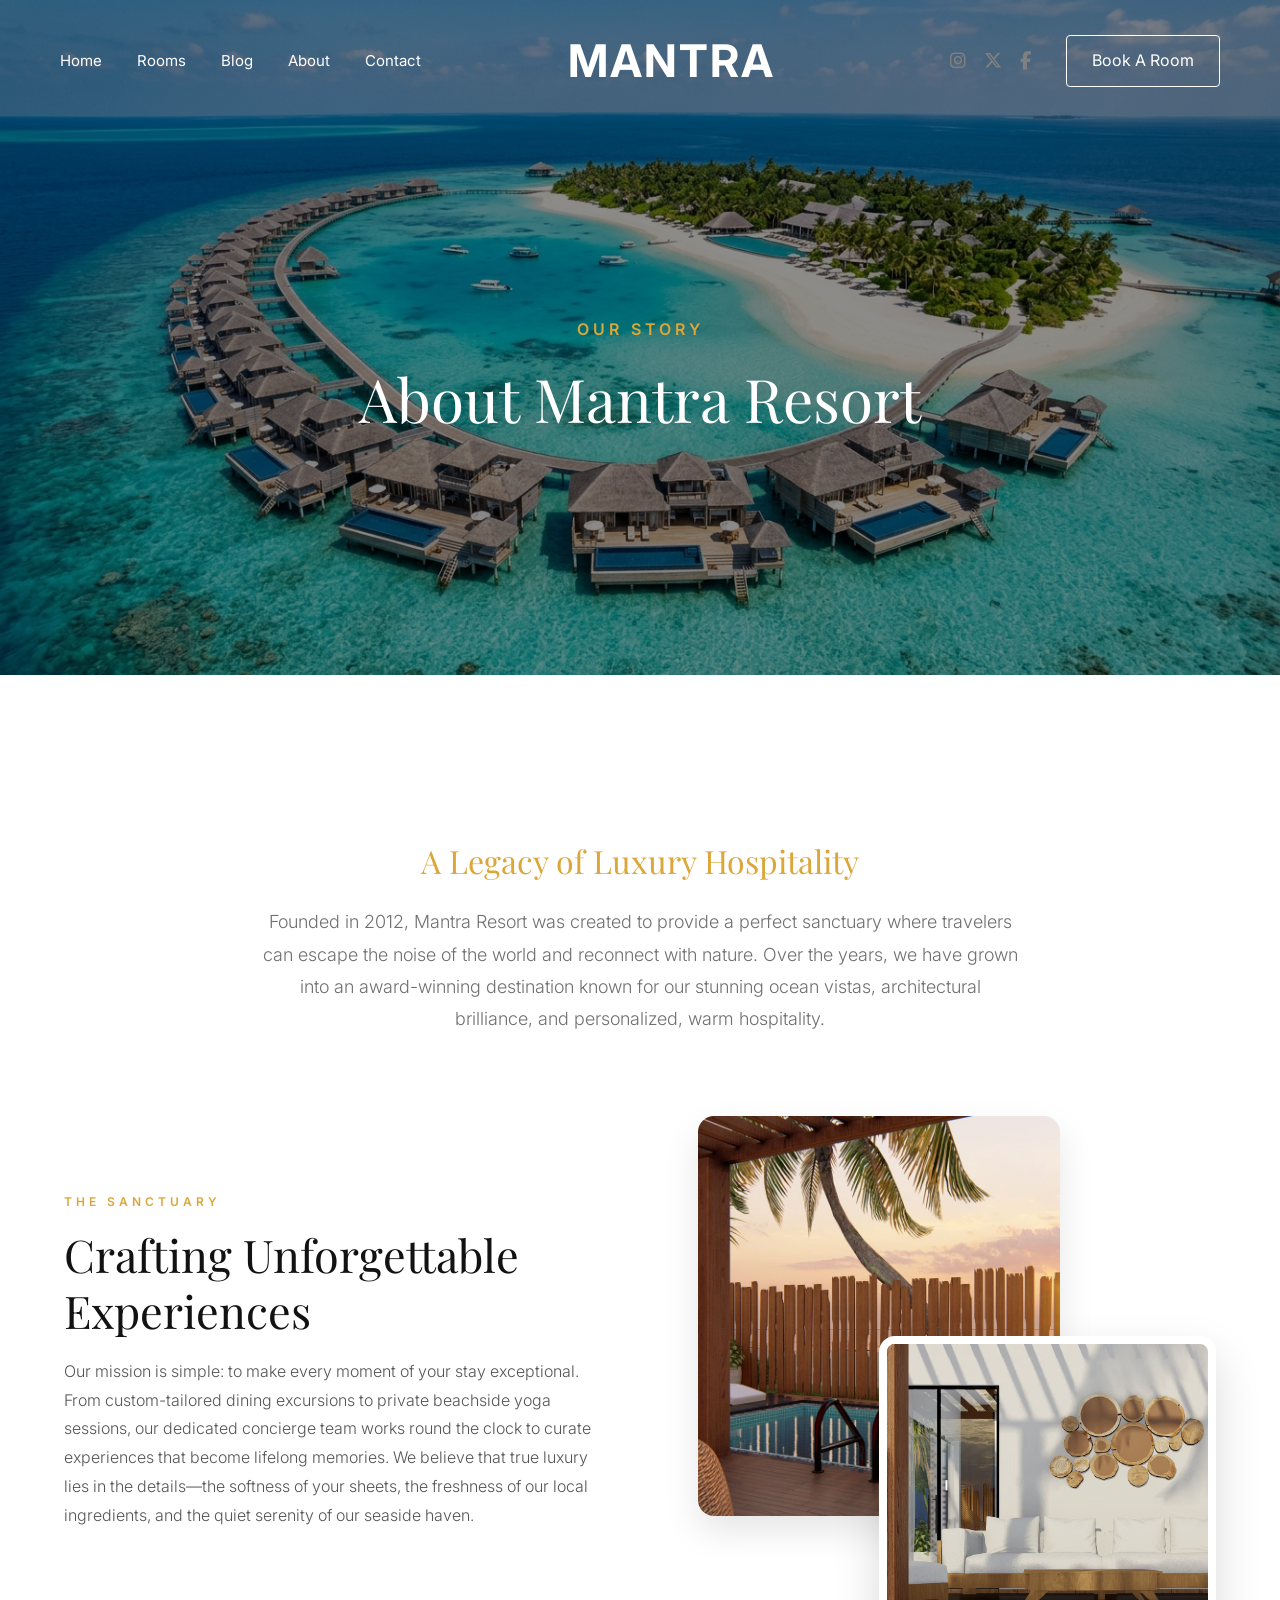
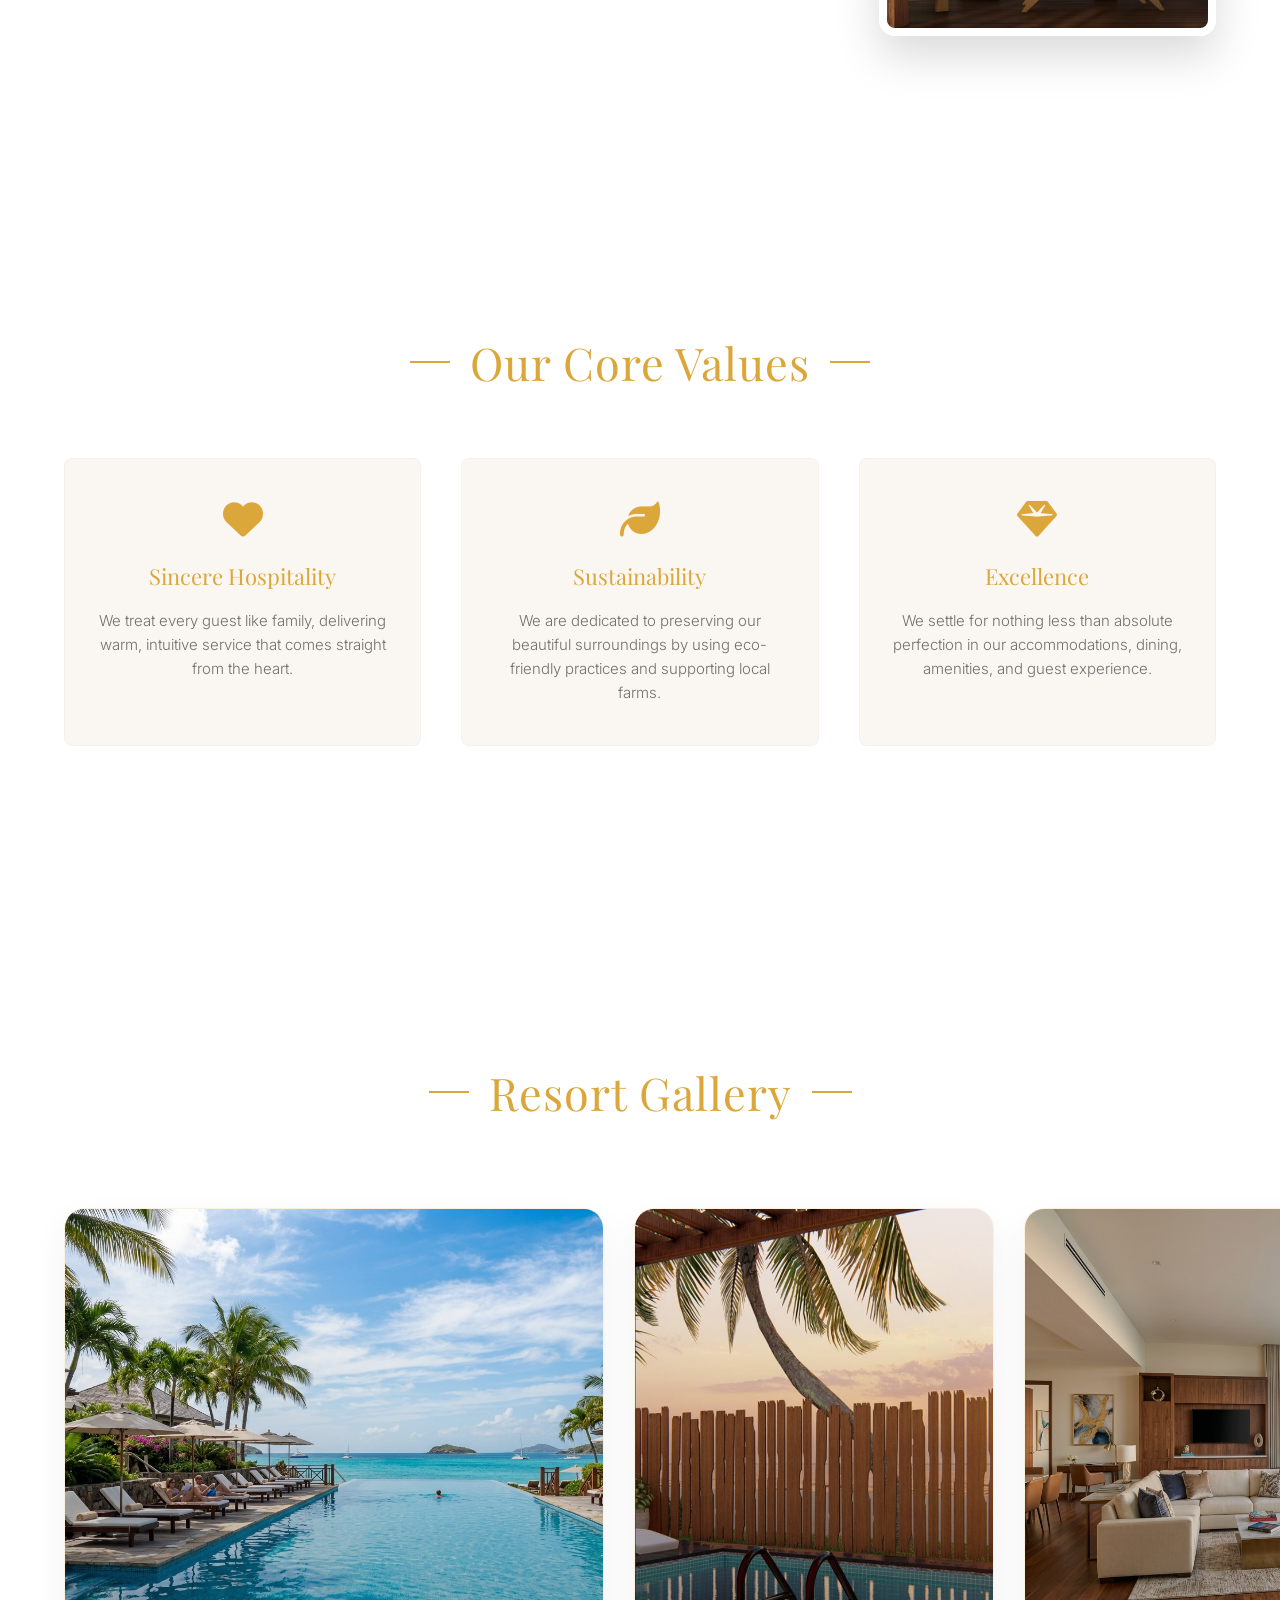
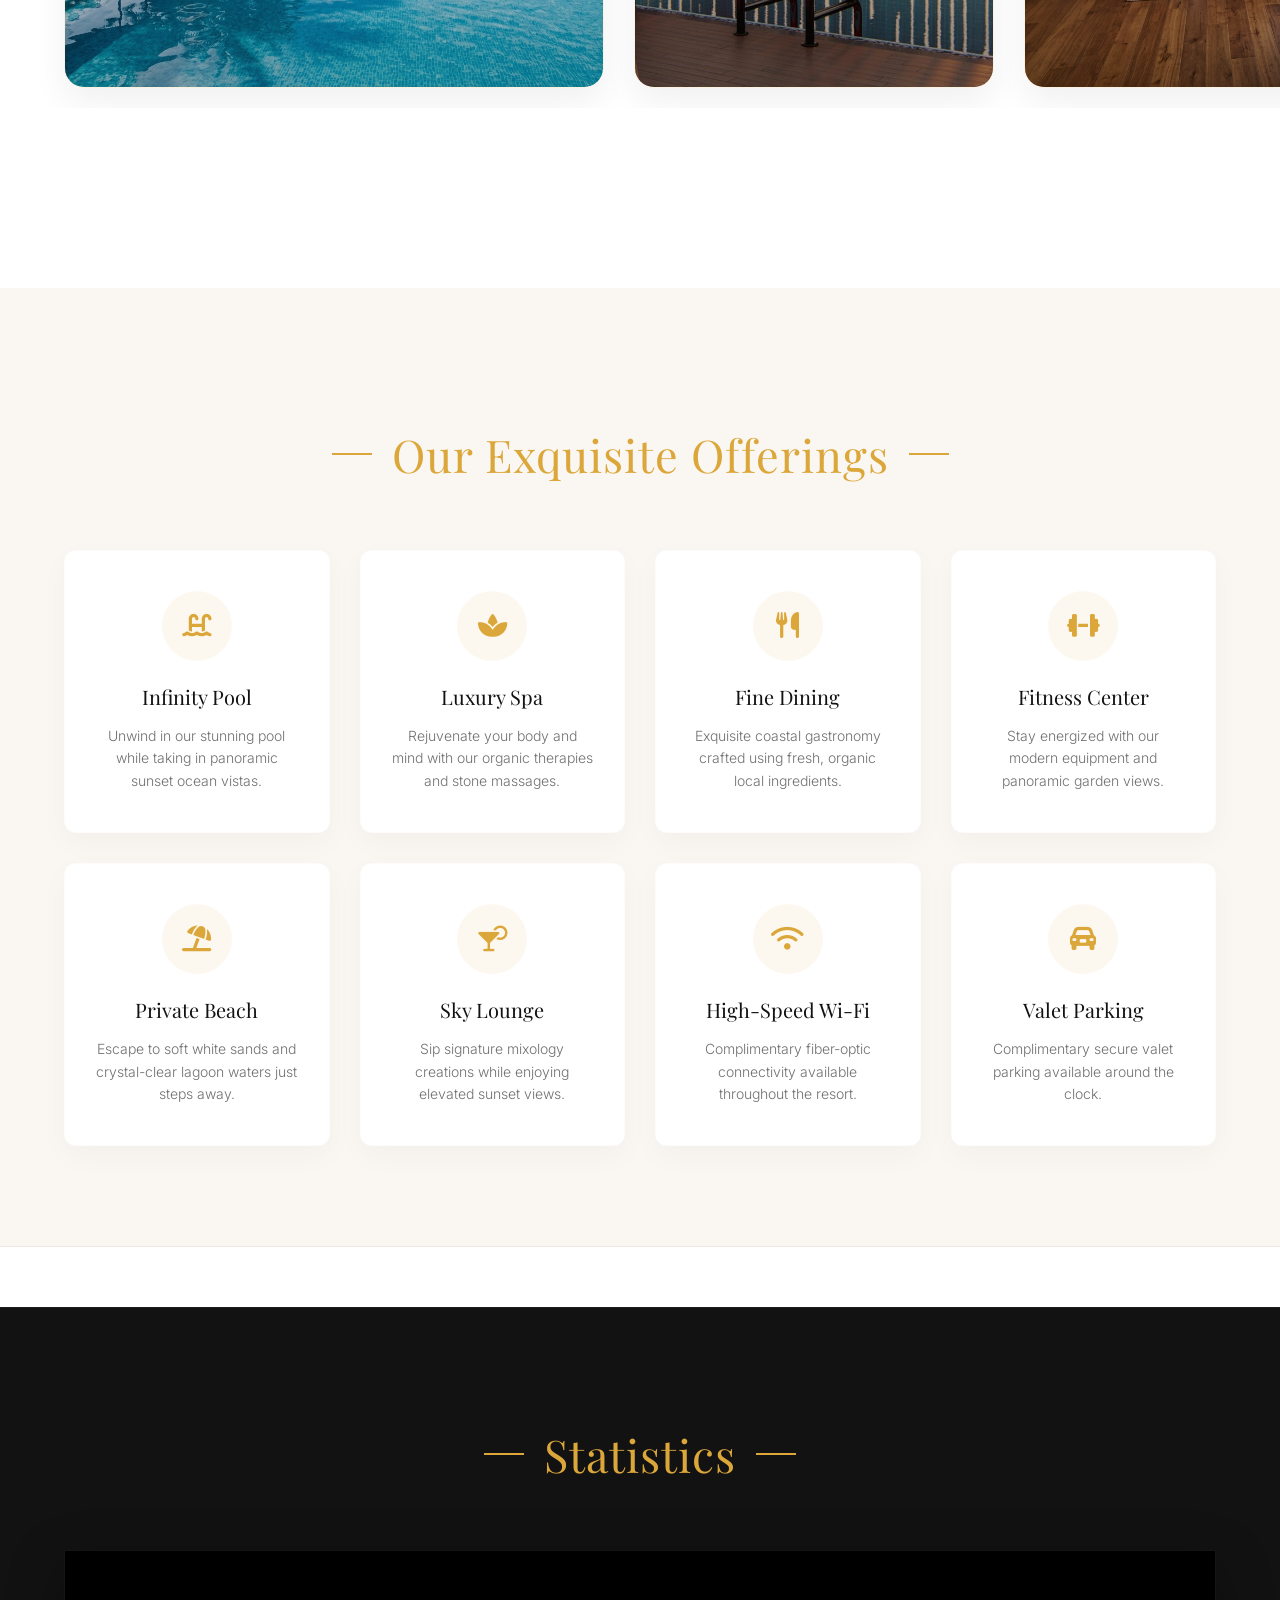
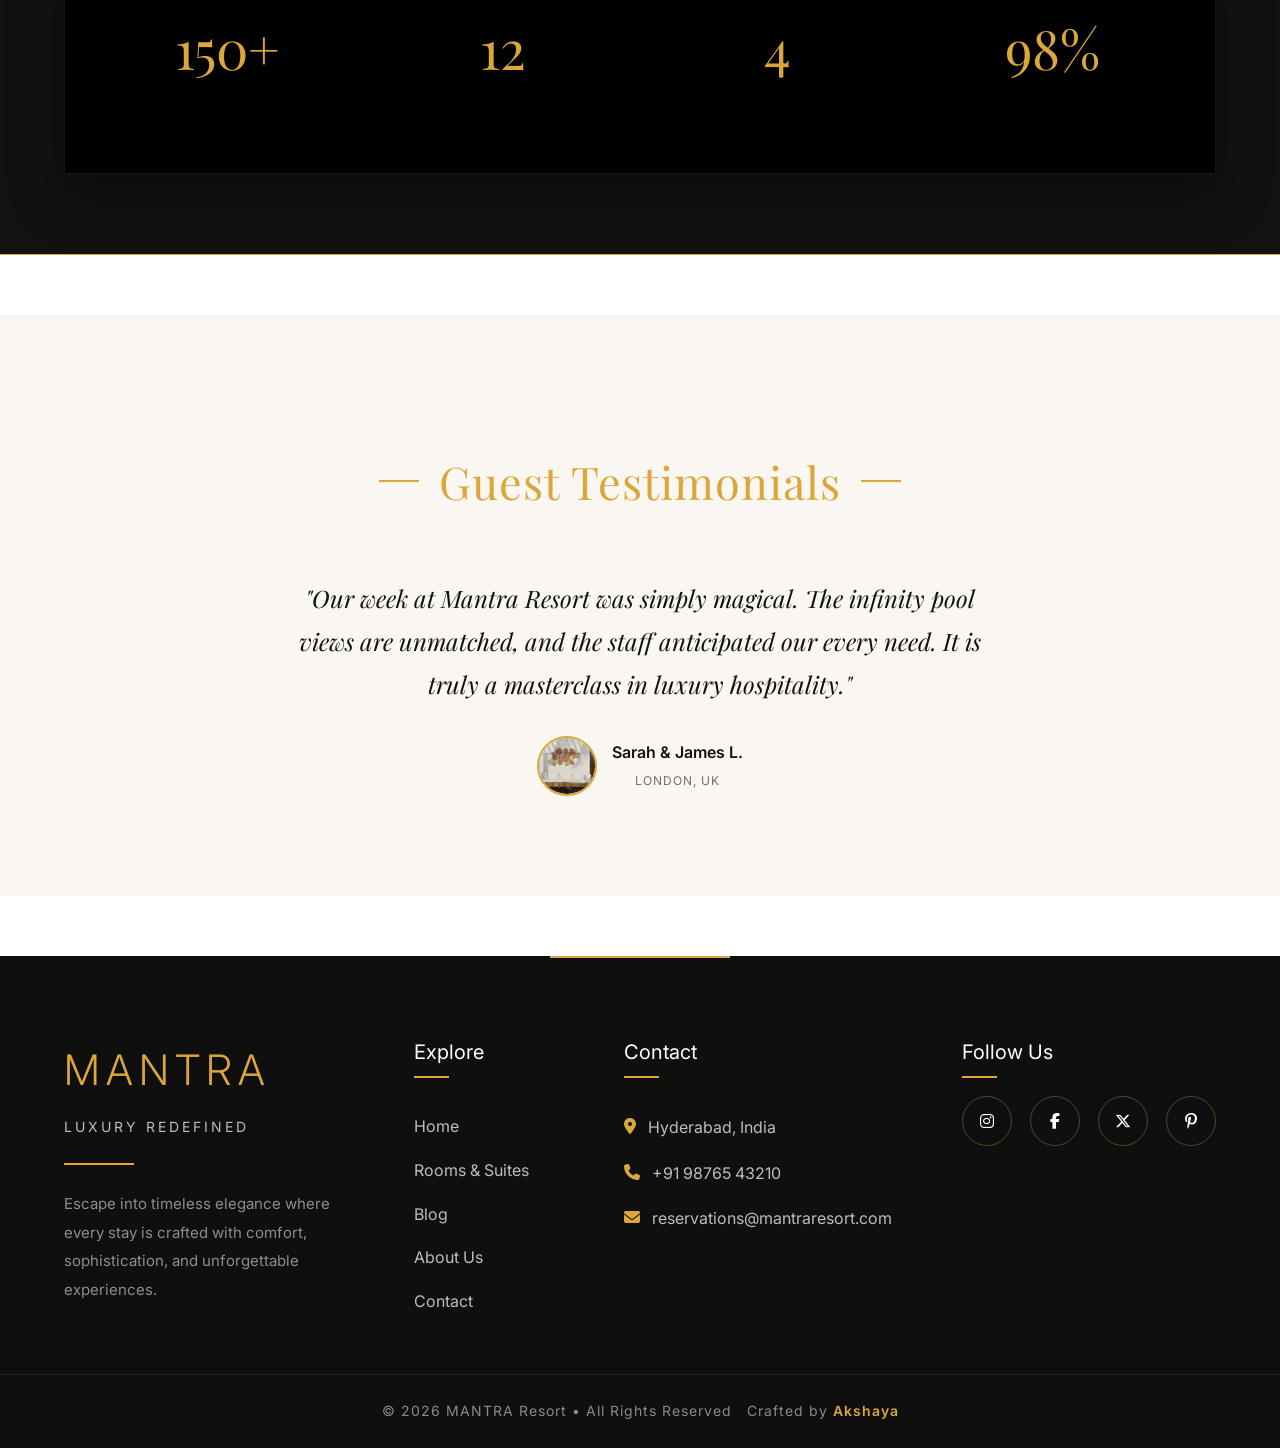
<file: about.html>
<!DOCTYPE html>
<html lang="en">
	<head>
		<meta charset="UTF-8">
		<meta name="viewport" content="width=device-width, initial-scale=1.0">
		<title>About Us | Mantra Resort</title>
		<meta
			name="description"
			content="Learn about the history, team, values, and client testimonials of Mantra Resort."
		>
		<!-- Font Awesome Icons -->
		<link
			rel="stylesheet"
			href="https://cdnjs.cloudflare.com/ajax/libs/font-awesome/6.7.2/css/all.min.css"
		>
		<!-- Google Fonts -->
		<link rel="preconnect" href="https://fonts.googleapis.com">
		<link rel="preconnect" href="https://fonts.gstatic.com" crossorigin>
		<link href="https://fonts.googleapis.com/css2?family=Inter:wght@300;400;500;600&family=Playfair+Display:ital,wght@0,300;0,400;0,600;0,700;1,400&display=swap" rel="stylesheet">
		<!-- Stylesheets -->
		<link rel="stylesheet" href="styles/header.css">
		<link rel="stylesheet" href="styles/main.css">
		<link rel="stylesheet" href="styles/about.css">
	</head>
	<body>
		<!-- Transparent Header Scrolled -->
		<header>
			<nav class="header">
					<!-- Left Navigation -->
					<div class="nav-left">
							<a href="index.html">Home</a>
							<a href="rooms.html" class="active">Rooms</a>
							<a href="blog.html">Blog</a>
							<a href="about.html">About</a>
							<a href="contact.html">Contact</a>
					</div>
					<!-- Logo -->
					<div class="nav-middle">
							<h1 class="logo">MANTRA</h1>
					</div>
					<!-- Right Navigation -->
					<div class="nav-right">

							<div class="social-icons">
									<a href="#"><i class="fa-brands fa-instagram"></i></a>
									<a href="#"><i class="fa-brands fa-x-twitter"></i></a>
									<a href="#"><i class="fa-brands fa-facebook-f"></i></a>
							</div>

							<a href="rooms.html" class="roomBooking">
									Book A Room
							</a>

					</div>

					<!-- Hamburger -->
					<button class="menu-btn" onclick="toggleMenu()">
							<i class="fa-solid fa-bars"></i>
					</button>

			</nav>
			<!-- Overlay -->
			<div class="overlay" onclick="toggleMenu()"></div>
			<!-- Sidebar -->
			<div class="mobile-menu">

					<div class="close-btn" onclick="toggleMenu()">
							<i class="fa-solid fa-xmark"></i>
					</div>

					<!-- COPY OF DESKTOP NAV -->

					<div class="nav-left">
							<a href="index.html">Home</a>
							<a href="rooms.html" class="active">Rooms</a>
							<a href="blog.html">Blog</a>
							<a href="about.html">About</a>
							<a href="contact.html">Contact</a>
					</div>

					<div class="nav-right">

							<div class="social-icons">
									<a href="#"><i class="fa-brands fa-instagram"></i></a>
									<a href="#"><i class="fa-brands fa-x-twitter"></i></a>
									<a href="#"><i class="fa-brands fa-facebook-f"></i></a>
							</div>

							<a href="rooms.html" class="roomBooking">
									Book A Room
							</a>
					</div>
			</div>
		</header>
		<!-- Hero Banner Mini -->
		<div class="banner1">
			<img src="images/banner3.jpg">
			<div class="experience-overlay" style="margin-top: 50px;">
				<h4>Our Story</h4>
				<h2>About Mantra Resort</h2>
			</div>
		</div>
		<!-- History / Story Section -->
		<section class="about-story-section">
			<div class="about-intro">
				<h3>A Legacy of Luxury Hospitality</h3>
				<p>
					Founded in 2012, Mantra Resort was created to provide a perfect sanctuary where travelers 
					can escape the noise of the world and reconnect with nature. Over the years, we have grown into 
					an award-winning destination known for our stunning ocean vistas, architectural brilliance, 
					and personalized, warm hospitality.
				</p>
			</div>
			<div class="about-us" style="margin-bottom: 0;">
				<div class="about-text">
					<h2>Crafting Unforgettable Experiences</h2>
					<p class="about-description">
						Our mission is simple: to make every moment of your stay exceptional.	From custom-tailored dining excursions to private
						 beachside yoga sessions, our dedicated concierge team works round the clock to 
						 curate experiences that become lifelong memories. We believe that true luxury lies in the details—the
						  softness of your sheets, the freshness of our local ingredients, and the quiet serenity of our seaside haven.
					</p>
				</div>
				<div class="about-images">
					<div class="about1-img">
						<img src="images/about1.jpg" alt="Resort entrance facade">
					</div>
					<div class="about2-img">
						<img src="images/about2.jpg" alt="Interior view overlooking beach">
					</div>
				</div>
			</div>
		</section>
		<!-- Core Values Section -->
		<section class="values-section">
			<h2 class="heading">Our Core Values</h2>
			<div class="values-grid">
				<div class="value-card">
					<i class="fa-solid fa-heart"></i>
					<h3>Sincere Hospitality</h3>
					<p>We treat every guest like family, delivering warm, intuitive service that comes straight from the heart.</p>
				</div>
				<div class="value-card">
					<i class="fa-solid fa-leaf"></i>
					<h3>Sustainability</h3>
					<p>We are dedicated to preserving our beautiful surroundings by using eco-friendly practices and supporting local farms.</p>
				</div>
				<div class="value-card">
					<i class="fa-solid fa-gem"></i>
					<h3>Excellence</h3>
					<p>We settle for nothing less than absolute perfection in our accommodations, dining, amenities, and guest experience.</p>
				</div>
			</div>
		</section>
		<!-- Gallery Section -->
    <section class="gallery-section">
      <h2 class="heading">Resort Gallery</h2>

      <div class="gallery-grid">
        <!-- Gallery Item 1 -->
        <div class="gallery-item">
          <img src="images/gallery_pool.jpg" alt="Mantra Sunset Infinity Pool">
        </div>
        <!-- Gallery Item 2 -->
        <div class="gallery-item">
          <img src="images/about1.jpg" alt="Mantra Luxury Lobby">

        </div>
        <!-- Gallery Item 3 -->
        <div class="gallery-item">
          <img src="images/gallery_room_2.jpg" alt="Mantra Sea View Suite Suite Bedroom">
        </div>
				<!-- Gallery Item 4 -->
        <div class="gallery-item">
          <img src="images/gallery_room_3.jpg" alt="Mantra Sea View Suite Suite Bedroom">
        </div>
        <!-- Gallery Item 5 -->
        <div class="gallery-item">
          <img src="images/gallery_dining.jpg" alt="Mantra Beachfront Candlelit Dining">
        </div>
        <!-- Gallery Item 6 -->
        <div class="gallery-item">
          <img src="images/gallery_spa.jpg" alt="Mantra Stone Massage Treatment Room">

        </div>
        <!-- Gallery Item 7 -->
        <div class="gallery-item">
          <img src="images/beach.webp" alt="Mantra Private Sandy Beach Cabana">
        </div>
			<!-- Gallery Item 8 -->
        <div class="gallery-item">
          <img src="images/gallery_gym.jpg" alt="Mantra Sea View Gym">
        </div>
				<!-- Gallery Item 9 -->
        <div class="gallery-item">
          <img src="images/parking.jpg" alt="Mantra Sea View Suite Suite Bedroom">
        </div>
				<!-- Gallery Item 10 -->
        <div class="gallery-item">
          <img src="images/gallery_room_3.jpg" alt="Mantra Sea View Suite Suite Bedroom">
        </div>
				<!-- Gallery Item 11 -->
		<div class="gallery-item">
          <img src="images/bar.jpg" alt="Mantra Bar">
        </div>
				<!-- Gallery Item 12 -->
		<div class="gallery-item">
          <img src="images/play_area.jpg" alt="Mantra Children Play Area">
        </div>
		<!-- Gallery Item 13 -->
		<div class="gallery-item">
          <img src="images/hangout.jpg" alt="Mantra Hangout Area">
        </div>
				<!-- Gallery Item 14 -->
		<div class="gallery-item">
          <img src="images/dining.webp" alt="Mantra Dining Area">
        </div>
				<!-- Gallery Item 15 -->
		<div class="gallery-item">
          <img src="images/bonfire.webp" alt="Mantra Bonfire Events">
        </div>
				<!-- Gallery Item 16 -->
		<div class="gallery-item">
          <img src="images/fountain.webp" alt="Mantra Fountain">
        </div>
				<!-- Gallery Item 17 -->
		<div class="gallery-item">
          <img src="images/dining1.webp" alt="Mantra Dining Area">
        </div>
				<!-- Gallery Item 18 -->
		<div class="gallery-item">
          <img src="images/out.jpg" alt="Mantra Out Activity">
        </div>

		<!-- Gallert Item 19-->
		<div class="gallery-item">
          <img src="images/fish_pond.jpeg" alt="Mantra Fish Pond">
        </div>
      </div>
    </section>

	    <!-- Amenities Section (Boutique Icon Card Style for About Page) -->
    <section class="about-amenities-section">
      <h2 class="heading">Our Exquisite Offerings</h2>

      <div class="about-amenities-grid">
        <!-- Amenity 1 -->
        <div class="about-amenity-card">
          <div class="about-amenity-icon">
            <i class="fa-solid fa-water-ladder"></i>
          </div>
          <h3>Infinity Pool</h3>
          <p>Unwind in our stunning pool while taking in panoramic sunset ocean vistas.</p>
        </div>

        <!-- Amenity 2 -->
        <div class="about-amenity-card">
          <div class="about-amenity-icon">
            <i class="fa-solid fa-spa"></i>
          </div>
          <h3>Luxury Spa</h3>
          <p>Rejuvenate your body and mind with our organic therapies and stone massages.</p>
        </div>

        <!-- Amenity 3 -->
        <div class="about-amenity-card">
          <div class="about-amenity-icon">
            <i class="fa-solid fa-utensils"></i>
          </div>
          <h3>Fine Dining</h3>
          <p>Exquisite coastal gastronomy crafted using fresh, organic local ingredients.</p>
        </div>

        <!-- Amenity 4 -->
        <div class="about-amenity-card">
          <div class="about-amenity-icon">
            <i class="fa-solid fa-dumbbell"></i>
          </div>
          <h3>Fitness Center</h3>
          <p>Stay energized with our modern equipment and panoramic garden views.</p>
        </div>

        <!-- Amenity 5 -->
        <div class="about-amenity-card">
          <div class="about-amenity-icon">
            <i class="fa-solid fa-umbrella-beach"></i>
          </div>
          <h3>Private Beach</h3>
          <p>Escape to soft white sands and crystal-clear lagoon waters just steps away.</p>
        </div>

        <!-- Amenity 6 -->
        <div class="about-amenity-card">
          <div class="about-amenity-icon">
            <i class="fa-solid fa-martini-glass-citrus"></i>
          </div>
          <h3>Sky Lounge</h3>
          <p>Sip signature mixology creations while enjoying elevated sunset views.</p>
        </div>

        <!-- Amenity 7 -->
        <div class="about-amenity-card">
          <div class="about-amenity-icon">
            <i class="fa-solid fa-wifi"></i>
          </div>
          <h3>High-Speed Wi-Fi</h3>
          <p>Complimentary fiber-optic connectivity available throughout the resort.</p>
        </div>

        <!-- Amenity 8 -->
        <div class="about-amenity-card">
          <div class="about-amenity-icon">
            <i class="fa-solid fa-car-rear"></i>
          </div>
          <h3>Valet Parking</h3>
          <p>Complimentary secure valet parking available around the clock.</p>
        </div>
      </div>
    </section>
		    <!-- Statistics Section -->
    <section class="stats-section">
		<h1 class="heading">Statistics</h1>
      <div class="stats-grid">
        <div class="stats-card">
          <div class="stats-number">150+</div>
          <div class="stats-label">Luxury Rooms & Suites</div>
        </div>
        <div class="stats-card">
          <div class="stats-number">12</div>
          <div class="stats-label">Fine Dining Venues</div>
        </div>
        <div class="stats-card">
          <div class="stats-number">4</div>
          <div class="stats-label">Private Sandy Beaches</div>
        </div>
        <div class="stats-card">
          <div class="stats-number">98%</div>
          <div class="stats-label">Guest Satisfaction</div>
        </div>
      </div>
    </section>
		<!-- Testimonials Slider Section -->
		<section class="testimonials-section">
			<h2 class="heading">Guest Testimonials</h2>
			<div class="testimonial-slider">
				<div class="testimonial-item">
					<p>
						"Our week at Mantra Resort was simply magical. The infinity pool views are unmatched, and the staff anticipated our every need. It is truly a masterclass in luxury hospitality."
					</p>
					<div class="testimonial-author">
						<div class="author-img">
							<img src="images/about2.jpg" alt="Guest Portrait">
						</div>
						<div class="author-info">
							<h4>Sarah & James L.</h4>
							<span>London, UK</span>
						</div>
					</div>
				</div>
			</div>
		</section>
		<!--Footer Section-->
		<footer>
			<div class="footer-content">
				<div class="footer-brand">
					<h2>MANTRA</h2>
					<p>Luxury Redefined</p>

					<span class="footer-line"></span>

					<p class="footer-description">
						Escape into timeless elegance where every stay is crafted with
						comfort, sophistication, and unforgettable experiences.
					</p>
				</div>
			

				<div class="footer-links">
					<h3>Explore</h3>

					<a href="index.html">Home</a>
					<a href="rooms.html">Rooms & Suites</a>
					<a href="blog.html">Blog</a>
					<a href="about.html">About Us</a>
					<a href="contact.html">Contact</a>
				</div>

				<div class="footer-contact">
					<h3>Contact</h3>
					<p>
						<i class="fa-solid fa-location-dot"></i>
						Hyderabad, India
					</p>
					<p>
						<i class="fa-solid fa-phone"></i>
						+91 98765 43210
					</p>
					<p>
						<i class="fa-solid fa-envelope"></i>
						reservations@mantraresort.com
					</p>
				</div>

				<div class="footer-social">
					<h3>Follow Us</h3>
					<div class="social-icons-footer">
						<a href="#">
							<i class="fa-brands fa-instagram"></i>
						</a>

						<a href="#">
							<i class="fa-brands fa-facebook-f"></i>
						</a>

						<a href="#">
							<i class="fa-brands fa-x-twitter"></i>
						</a>

						<a href="#">
							<i class="fa-brands fa-pinterest-p"></i>
						</a>
					</div>
				</div>
			</div>
			<div class="footer-bottom">
				<p>
					© 2026 MANTRA Resort • All Rights Reserved
				</p>
				<p>
					Crafted by <span>Akshaya</span>
				</p>
			</div>
		</footer>

		<script src="js/script.js"></script>
	</body>
</html>
</file>
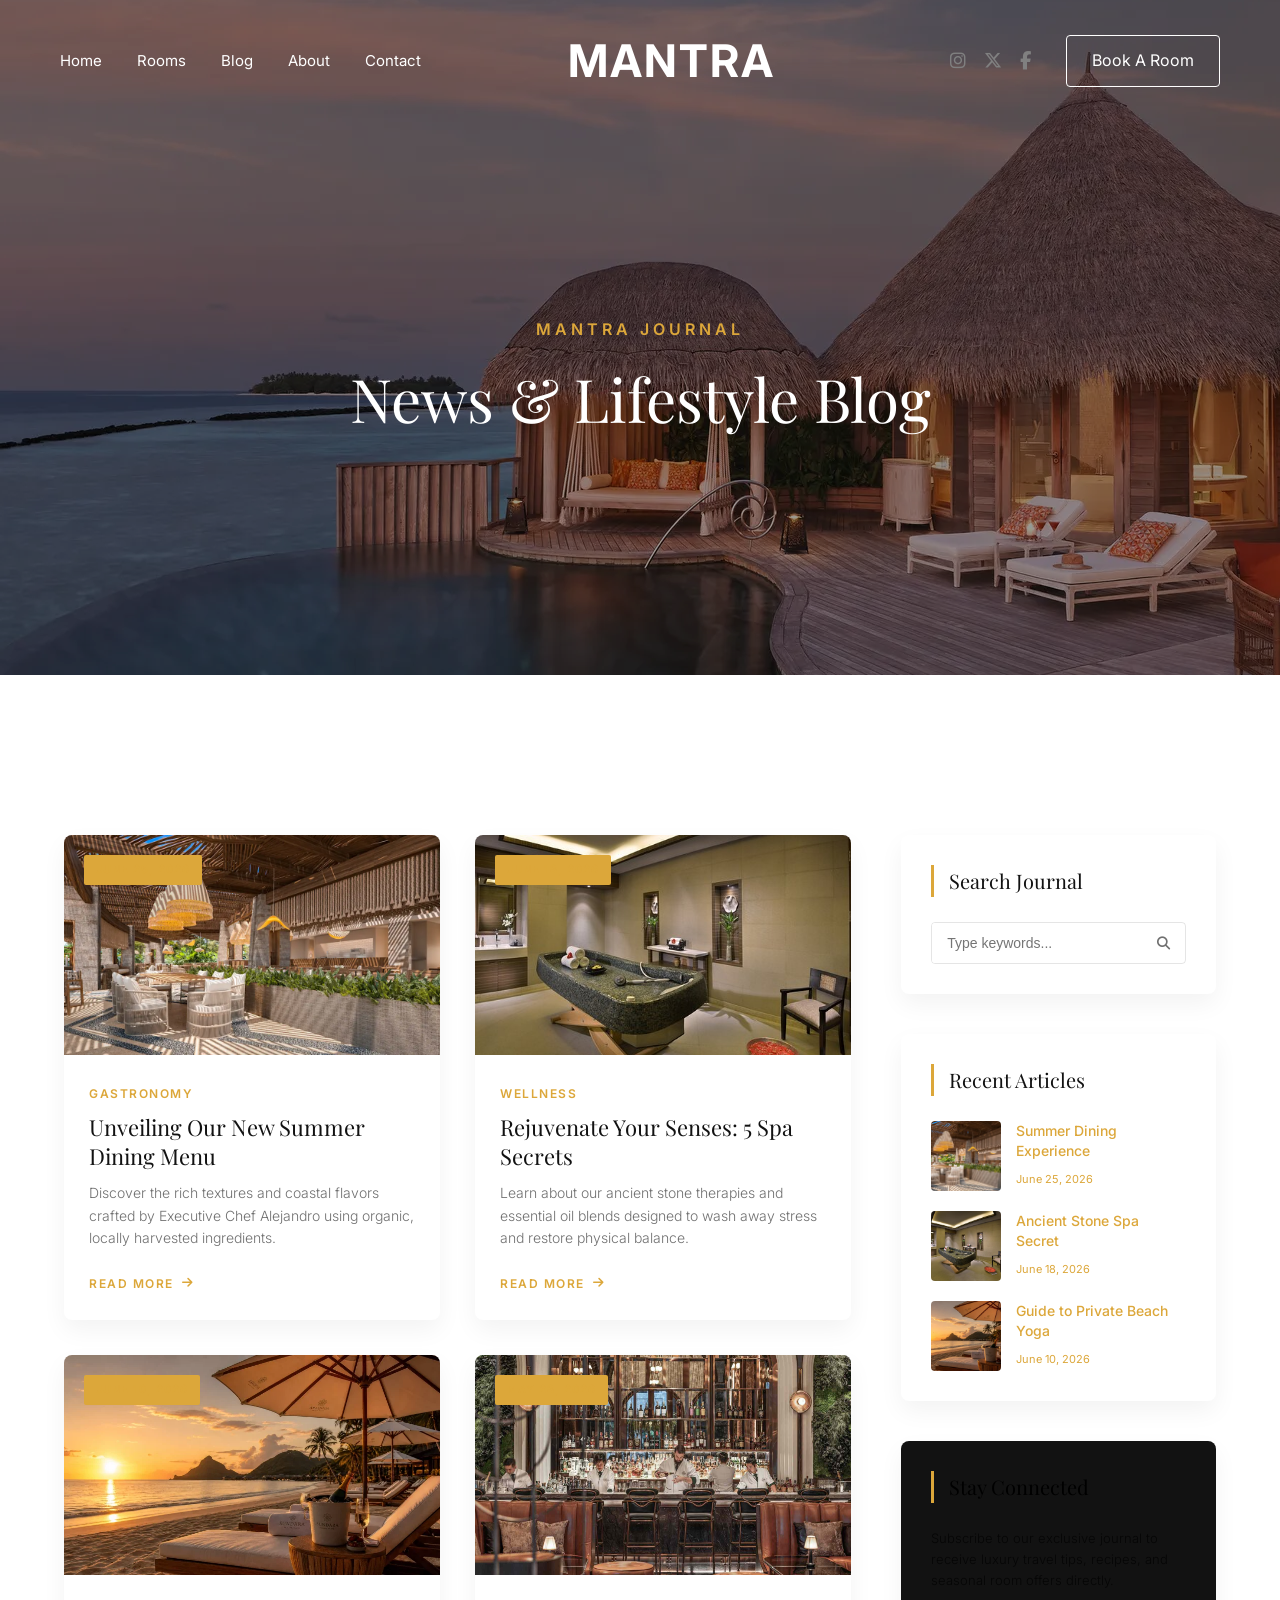
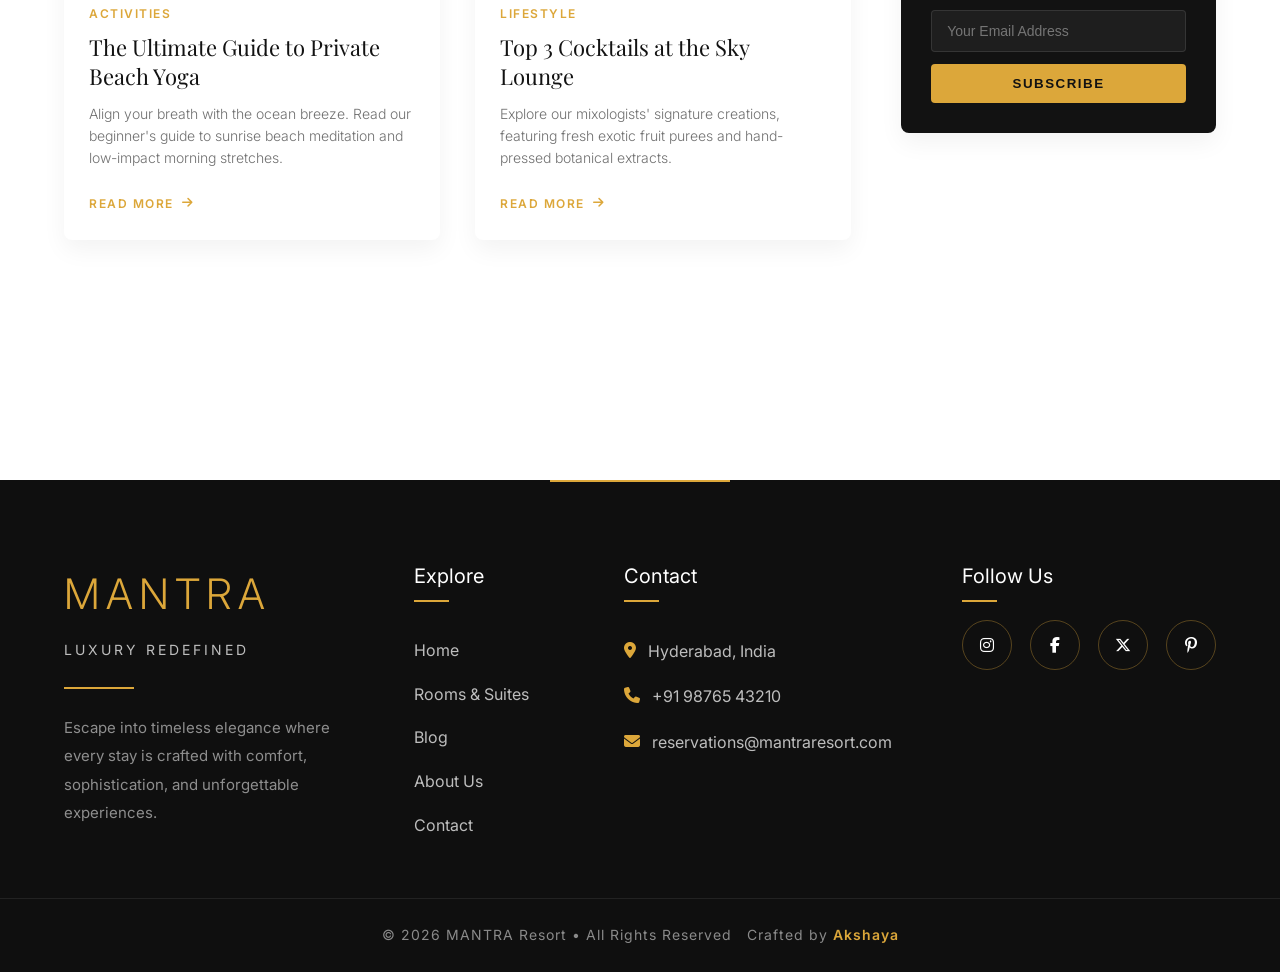
<file: blog.html>
<!DOCTYPE html>
<html lang="en">
  <head>
    <meta charset="UTF-8">
    <meta name="viewport" content="width=device-width, initial-scale=1.0">
    <title>Resort News & Blog | Mantra Resort</title>
    <meta
      name="description"
      content="Read the latest articles on luxury travel, wellness, fine dining, and local events from Mantra Resort."
    >
    <!-- Font Awesome Icons -->
    <link
      rel="stylesheet"
      href="https://cdnjs.cloudflare.com/ajax/libs/font-awesome/6.7.2/css/all.min.css"
    >
    <!-- Google Fonts -->
    <link rel="preconnect" href="https://fonts.googleapis.com">
    <link rel="preconnect" href="https://fonts.gstatic.com" crossorigin>
    <link href="https://fonts.googleapis.com/css2?family=Inter:wght@300;400;500;600&family=Playfair+Display:ital,wght@0,300;0,400;0,600;0,700;1,400&display=swap" rel="stylesheet">
    <!-- Stylesheets -->
    <link rel="stylesheet" href="styles/header.css">
    <link rel="stylesheet" href="styles/main.css">
    <link rel="stylesheet" href="styles/blog.css">
  </head>
  <body>
    <!-- Transparent Header Scrolled -->
		<header>
			<nav class="header">
					<!-- Left Navigation -->
					<div class="nav-left">
							<a href="index.html">Home</a>
							<a href="rooms.html" class="active">Rooms</a>
							<a href="blog.html">Blog</a>
							<a href="about.html">About</a>
							<a href="contact.html">Contact</a>
					</div>
					<!-- Logo -->
					<div class="nav-middle">
							<h1 class="logo">MANTRA</h1>
					</div>
					<!-- Right Navigation -->
					<div class="nav-right">

							<div class="social-icons">
									<a href="#"><i class="fa-brands fa-instagram"></i></a>
									<a href="#"><i class="fa-brands fa-x-twitter"></i></a>
									<a href="#"><i class="fa-brands fa-facebook-f"></i></a>
							</div>

							<a href="rooms.html" class="roomBooking">
									Book A Room
							</a>

					</div>

					<!-- Hamburger -->
					<button class="menu-btn" onclick="toggleMenu()">
							<i class="fa-solid fa-bars"></i>
					</button>

			</nav>
			<!-- Overlay -->
			<div class="overlay" onclick="toggleMenu()"></div>
			<!-- Sidebar -->
			<div class="mobile-menu">

					<div class="close-btn" onclick="toggleMenu()">
							<i class="fa-solid fa-xmark"></i>
					</div>

					<!-- COPY OF DESKTOP NAV -->

					<div class="nav-left">
							<a href="index.html">Home</a>
							<a href="rooms.html" class="active">Rooms</a>
							<a href="blog.html">Blog</a>
							<a href="about.html">About</a>
							<a href="contact.html">Contact</a>
					</div>

					<div class="nav-right">

							<div class="social-icons">
									<a href="#"><i class="fa-brands fa-instagram"></i></a>
									<a href="#"><i class="fa-brands fa-x-twitter"></i></a>
									<a href="#"><i class="fa-brands fa-facebook-f"></i></a>
							</div>

							<a href="rooms.html" class="roomBooking">
									Book A Room
							</a>
					</div>
			</div>
		</header>
    <!-- Hero Banner Mini -->
    <div class="banner1">
      <img src="images/banner4.webp">
      <div class="experience-overlay" style="margin-top: 50px;">
        <h4>Mantra Journal</h4>
        <h2>News & Lifestyle Blog</h2>
      </div>
    </div>
    <!-- Blog Layout Section -->
    <section class="blog-section">
      <div class="blog-container">
        <!-- Blog Posts Column -->
        <div class="blog-grid">
          <!-- Post 1 -->
          <div class="blog-card">
            <div class="blog-img">
              <img src="images/dining.webp" alt="Gourmet dish at resort">
              <span class="blog-date">June 25, 2026</span>
            </div>
            <div class="blog-info">
              <span class="blog-tag">Gastronomy</span>
              <h3><a href="#">Unveiling Our New Summer Dining Menu</a></h3>
              <p>Discover the rich textures and coastal flavors crafted by Executive Chef Alejandro using organic, locally harvested ingredients.</p>
              <a href="#" class="read-more">Read More <i class="fa-solid fa-arrow-right"></i></a>
            </div>
          </div>
          <!-- Post 2 -->
          <div class="blog-card">
            <div class="blog-img">
              <img src="images/spa.jpg" alt="Relaxed spa setting">
              <span class="blog-date">June 18, 2026</span>
            </div>
            <div class="blog-info">
              <span class="blog-tag">Wellness</span>
              <h3><a href="#">Rejuvenate Your Senses: 5 Spa Secrets</a></h3>
              <p>Learn about our ancient stone therapies and essential oil blends designed to wash away stress and restore physical balance.</p>
              <a href="#" class="read-more">Read More <i class="fa-solid fa-arrow-right"></i></a>
            </div>
          </div>
          <!-- Post 3 -->
          <div class="blog-card">
            <div class="blog-img">
              <img src="images/beach.webp" alt="Tropical resort beach">
              <span class="blog-date">June 10, 2026</span>
            </div>
            <div class="blog-info">
              <span class="blog-tag">Activities</span>
              <h3><a href="#">The Ultimate Guide to Private Beach Yoga</a></h3>
              <p>Align your breath with the ocean breeze. Read our beginner's guide to sunrise beach meditation and low-impact morning stretches.</p>
              <a href="#" class="read-more">Read More <i class="fa-solid fa-arrow-right"></i></a>
            </div>
          </div>
          <!-- Post 4 -->
          <div class="blog-card">
            <div class="blog-img">
              <img src="images/bar.jpg" alt="Cocktails at dusk">
              <span class="blog-date">May 28, 2026</span>
            </div>
            <div class="blog-info">
              <span class="blog-tag">Lifestyle</span>
              <h3><a href="#">Top 3 Cocktails at the Sky Lounge</a></h3>
              <p>Explore our mixologists' signature creations, featuring fresh exotic fruit purees and hand-pressed botanical extracts.</p>
              <a href="#" class="read-more">Read More <i class="fa-solid fa-arrow-right"></i></a>
            </div>
          </div>
        </div>
        <!-- Sidebar Widgets Column -->
        <div class="blog-sidebar">
          <!-- Widget 1: Search -->
          <div class="sidebar-widget">
            <h4 class="widget-title">Search Journal</h4>
            <form class="search-form" onsubmit="event.preventDefault(); alert('Search functionality simulated.');">
              <input type="text" placeholder="Type keywords..." required>
              <button type="submit" aria-label="Submit search"><i class="fa-solid fa-magnifying-glass"></i></button>
            </form>
          </div>
          <!-- Widget 2: Recent Posts -->
          <div class="sidebar-widget">
            <h4 class="widget-title">Recent Articles</h4>
            <div class="recent-posts">
              <div class="recent-post-item">
                <div class="recent-post-img">
                  <img src="images/dining.webp" alt="Fine Dining">
                </div>
                <div class="recent-post-detail">
                  <h4><a href="#">Summer Dining Experience</a></h4>
                  <span>June 25, 2026</span>
                </div>
              </div>
              <div class="recent-post-item">
                <div class="recent-post-img">
                  <img src="images/spa.jpg" alt="Luxury Spa">
                </div>
                <div class="recent-post-detail">
                  <h4><a href="#">Ancient Stone Spa Secret</a></h4>
                  <span>June 18, 2026</span>
                </div>
              </div>
              <div class="recent-post-item">
                <div class="recent-post-img">
                  <img src="images/beach.webp" alt="Private Beach">
                </div>
                <div class="recent-post-detail">
                  <h4><a href="#">Guide to Private Beach Yoga</a></h4>
                  <span>June 10, 2026</span>
                </div>
              </div>
            </div>
          </div>
          <!-- Widget 3: Newsletter -->
          <div class="sidebar-widget newsletter-widget">
            <h4 class="widget-title">Stay Connected</h4>
            <p>Subscribe to our exclusive journal to receive luxury travel tips, recipes, and seasonal room offers directly.</p>
            <form class="newsletter-form" id="newsletterForm">
              <input type="email" placeholder="Your Email Address" required>
              <button type="submit">Subscribe</button>
            </form>
          </div>
        </div>
      </div>
    </section>
		<!-- Footer -->
		<footer>
			<div class="footer-content">
				<div class="footer-brand">
					<h2>MANTRA</h2>
					<p>Luxury Redefined</p>

					<span class="footer-line"></span>

					<p class="footer-description">
						Escape into timeless elegance where every stay is crafted with
						comfort, sophistication, and unforgettable experiences.
					</p>
				</div>
			

				<div class="footer-links">
					<h3>Explore</h3>

					<a href="index.html">Home</a>
					<a href="rooms.html">Rooms & Suites</a>
					<a href="blog.html">Blog</a>
					<a href="about.html">About Us</a>
					<a href="contact.html">Contact</a>
				</div>

				<div class="footer-contact">
					<h3>Contact</h3>
					<p>
						<i class="fa-solid fa-location-dot"></i>
						Hyderabad, India
					</p>
					<p>
						<i class="fa-solid fa-phone"></i>
						+91 98765 43210
					</p>
					<p>
						<i class="fa-solid fa-envelope"></i>
						reservations@mantraresort.com
					</p>
				</div>

				<div class="footer-social">
					<h3>Follow Us</h3>
					<div class="social-icons-footer">
						<a href="#">
							<i class="fa-brands fa-instagram"></i>
						</a>

						<a href="#">
							<i class="fa-brands fa-facebook-f"></i>
						</a>

						<a href="#">
							<i class="fa-brands fa-x-twitter"></i>
						</a>

						<a href="#">
							<i class="fa-brands fa-pinterest-p"></i>
						</a>
					</div>
				</div>
			</div>
			<div class="footer-bottom">
				<p>
					© 2026 MANTRA Resort • All Rights Reserved
				</p>
				<p>
					Crafted by <span>Akshaya</span>
				</p>
			</div>
		</footer>

    <script src="js/script.js"></script>
  </body>
</html>
</file>
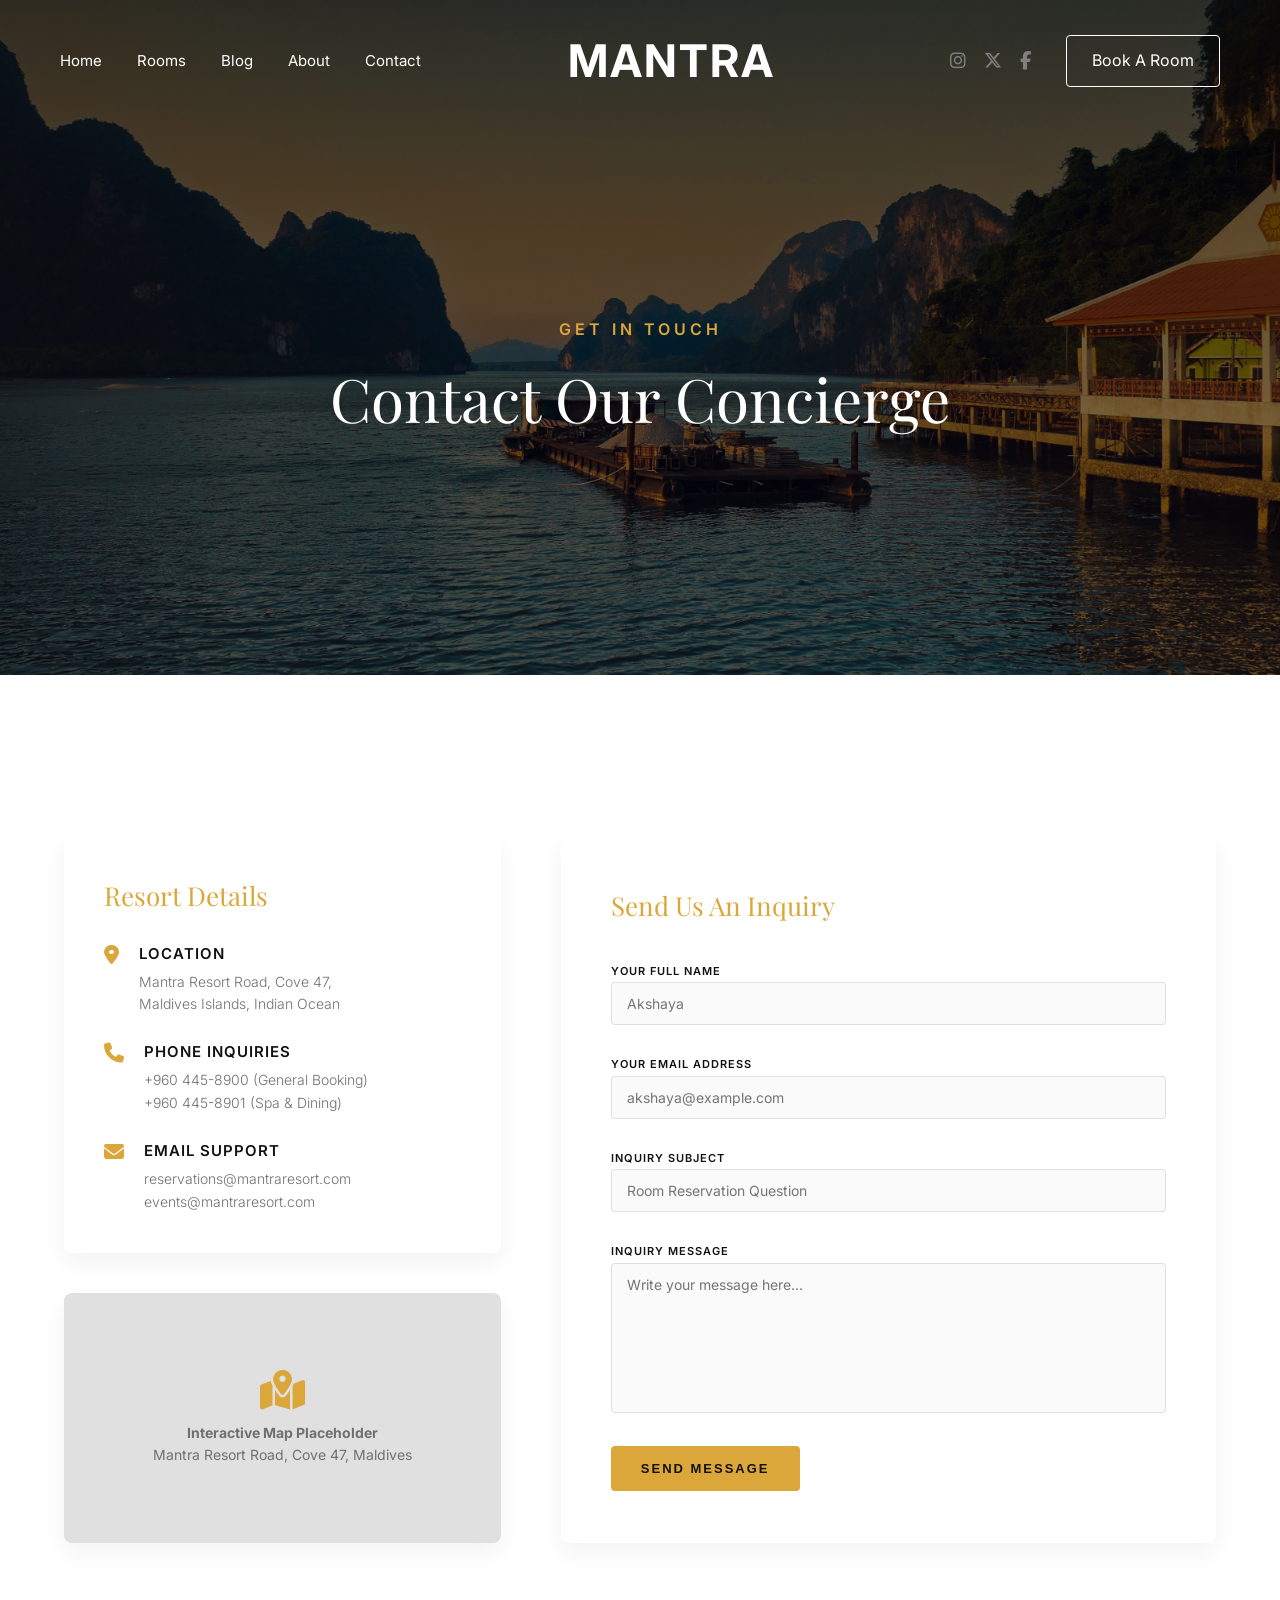
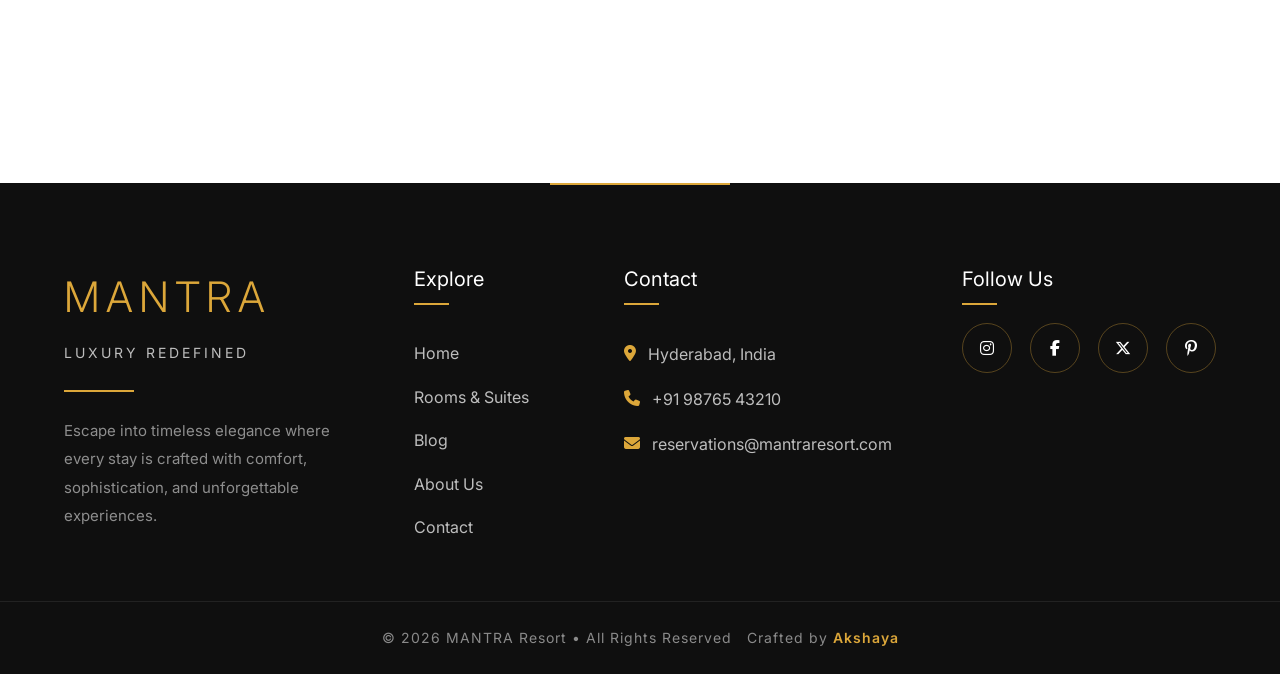
<file: contact.html>
<!DOCTYPE html>
<html lang="en">
  <head>
    <meta charset="UTF-8">
    <meta name="viewport" content="width=device-width, initial-scale=1.0">
    <title>Contact Us | Mantra Resort</title>
    <meta
      name="description"
      content="Get in touch with the team at Mantra Resort for bookings, events, or inquiries."
    >
    <!-- Font Awesome Icons -->
    <link
      rel="stylesheet"
      href="https://cdnjs.cloudflare.com/ajax/libs/font-awesome/6.7.2/css/all.min.css"
    >
    <!-- Google Fonts -->
    <link rel="preconnect" href="https://fonts.googleapis.com">
    <link rel="preconnect" href="https://fonts.gstatic.com" crossorigin>
    <link href="https://fonts.googleapis.com/css2?family=Inter:wght@300;400;500;600&family=Playfair+Display:ital,wght@0,300;0,400;0,600;0,700;1,400&display=swap" rel="stylesheet">
    <!-- Stylesheets -->
    <link rel="stylesheet" href="styles/header.css">
    <link rel="stylesheet" href="styles/main.css">
    <link rel="stylesheet" href="styles/contact.css">
  </head>
  <body>
    <!-- Transparent Header Scrolled -->
		<header>
			<nav class="header">
					<!-- Left Navigation -->
					<div class="nav-left">
							<a href="index.html">Home</a>
							<a href="rooms.html" class="active">Rooms</a>
							<a href="blog.html">Blog</a>
							<a href="about.html">About</a>
							<a href="contact.html">Contact</a>
					</div>
					<!-- Logo -->
					<div class="nav-middle">
							<h1 class="logo">MANTRA</h1>
					</div>
					<!-- Right Navigation -->
					<div class="nav-right">

							<div class="social-icons">
									<a href="#"><i class="fa-brands fa-instagram"></i></a>
									<a href="#"><i class="fa-brands fa-x-twitter"></i></a>
									<a href="#"><i class="fa-brands fa-facebook-f"></i></a>
							</div>

							<a href="rooms.html" class="roomBooking">
									Book A Room
							</a>

					</div>

					<!-- Hamburger -->
					<button class="menu-btn" onclick="toggleMenu()">
							<i class="fa-solid fa-bars"></i>
					</button>

			</nav>
			<!-- Overlay -->
			<div class="overlay" onclick="toggleMenu()"></div>
			<!-- Sidebar -->
			<div class="mobile-menu">

					<div class="close-btn" onclick="toggleMenu()">
							<i class="fa-solid fa-xmark"></i>
					</div>

					<!-- COPY OF DESKTOP NAV -->

					<div class="nav-left">
							<a href="index.html">Home</a>
							<a href="rooms.html" class="active">Rooms</a>
							<a href="blog.html">Blog</a>
							<a href="about.html">About</a>
							<a href="contact.html">Contact</a>
					</div>

					<div class="nav-right">

							<div class="social-icons">
									<a href="#"><i class="fa-brands fa-instagram"></i></a>
									<a href="#"><i class="fa-brands fa-x-twitter"></i></a>
									<a href="#"><i class="fa-brands fa-facebook-f"></i></a>
							</div>

							<a href="rooms.html" class="roomBooking">
									Book A Room
							</a>
					</div>
			</div>
		</header>
    <!-- Hero Banner Mini -->
    <div class="banner1">
      <img src="images/banner1.png">
      <div class="experience-overlay" style="margin-top: 50px;">
        <h4>Get In Touch</h4>
        <h2>Contact Our Concierge</h2>
      </div>
    </div>
    <!-- Contact Container -->
    <section class="contact-section">
      <div class="contact-container">
        <!-- Contact details side -->
        <div class="contact-info">
          <div class="contact-info-card">
            <h3>Resort Details</h3>
            <div class="contact-details-list">
              <div class="contact-detail-item">
                <i class="fa-solid fa-location-dot"></i>
                <div>
                  <h4>Location</h4>
                  <p>Mantra Resort Road, Cove 47,<br>Maldives Islands, Indian Ocean</p>
                </div>
              </div>
              <div class="contact-detail-item">
                <i class="fa-solid fa-phone"></i>
                <div>
                  <h4>Phone Inquiries</h4>
                  <p>+960 445-8900 (General Booking)<br>+960 445-8901 (Spa & Dining)</p>
                </div>
              </div>
              <div class="contact-detail-item">
                <i class="fa-solid fa-envelope"></i>
                <div>
                  <h4>Email Support</h4>
                  <p>reservations@mantraresort.com<br>events@mantraresort.com</p>
                </div>
              </div>
            </div>
          </div>
          <!-- Location Map Placeholder -->
          <div class="map-widget">
            <div class="map-placeholder">
              <i class="fa-solid fa-map-location-dot"></i>
              <h4>Interactive Map Placeholder</h4>
              <p>Mantra Resort Road, Cove 47, Maldives</p>
            </div>
          </div>
        </div>
        <!-- Contact form side -->
        <div class="contact-form-card">
          <h3>Send Us An Inquiry</h3>
          <form class="contact-form" id="contactUsForm">
            <div>
              <label for="contactName">Your Full Name</label>
              <input type="text" id="contactName" placeholder="Akshaya" required>
            </div>
            <div>
              <label for="contactEmail">Your Email Address</label>
              <input type="email" id="contactEmail" placeholder="akshaya@example.com" required>
            </div>
            <div>
              <label for="contactSubject">Inquiry Subject</label>
              <input type="text" id="contactSubject" placeholder="Room Reservation Question" required>
            </div>
            <div>
              <label for="contactMessage">Inquiry Message</label>
              <textarea id="contactMessage" placeholder="Write your message here..." required></textarea>
            </div>
            <button type="submit" class="submit-contact-btn">Send Message</button>
          </form>
        </div>
      </div>
    </section>
    		<footer>
			<div class="footer-content">
				<div class="footer-brand">
					<h2>MANTRA</h2>
					<p>Luxury Redefined</p>

					<span class="footer-line"></span>

					<p class="footer-description">
						Escape into timeless elegance where every stay is crafted with
						comfort, sophistication, and unforgettable experiences.
					</p>
				</div>
			

				<div class="footer-links">
					<h3>Explore</h3>

					<a href="index.html">Home</a>
					<a href="rooms.html">Rooms & Suites</a>
					<a href="blog.html">Blog</a>
					<a href="about.html">About Us</a>
					<a href="contact.html">Contact</a>
				</div>

				<div class="footer-contact">
					<h3>Contact</h3>
					<p>
						<i class="fa-solid fa-location-dot"></i>
						Hyderabad, India
					</p>
					<p>
						<i class="fa-solid fa-phone"></i>
						+91 98765 43210
					</p>
					<p>
						<i class="fa-solid fa-envelope"></i>
						reservations@mantraresort.com
					</p>
				</div>

				<div class="footer-social">
					<h3>Follow Us</h3>
					<div class="social-icons-footer">
						<a href="#">
							<i class="fa-brands fa-instagram"></i>
						</a>

						<a href="#">
							<i class="fa-brands fa-facebook-f"></i>
						</a>

						<a href="#">
							<i class="fa-brands fa-x-twitter"></i>
						</a>

						<a href="#">
							<i class="fa-brands fa-pinterest-p"></i>
						</a>
					</div>
				</div>
			</div>
			<div class="footer-bottom">
				<p>
					© 2026 MANTRA Resort • All Rights Reserved
				</p>
				<p>
					Crafted by <span>Akshaya</span>
				</p>
			</div>
		</footer>
    <script src="js/script.js"></script>
  </body>
</html>
</file>
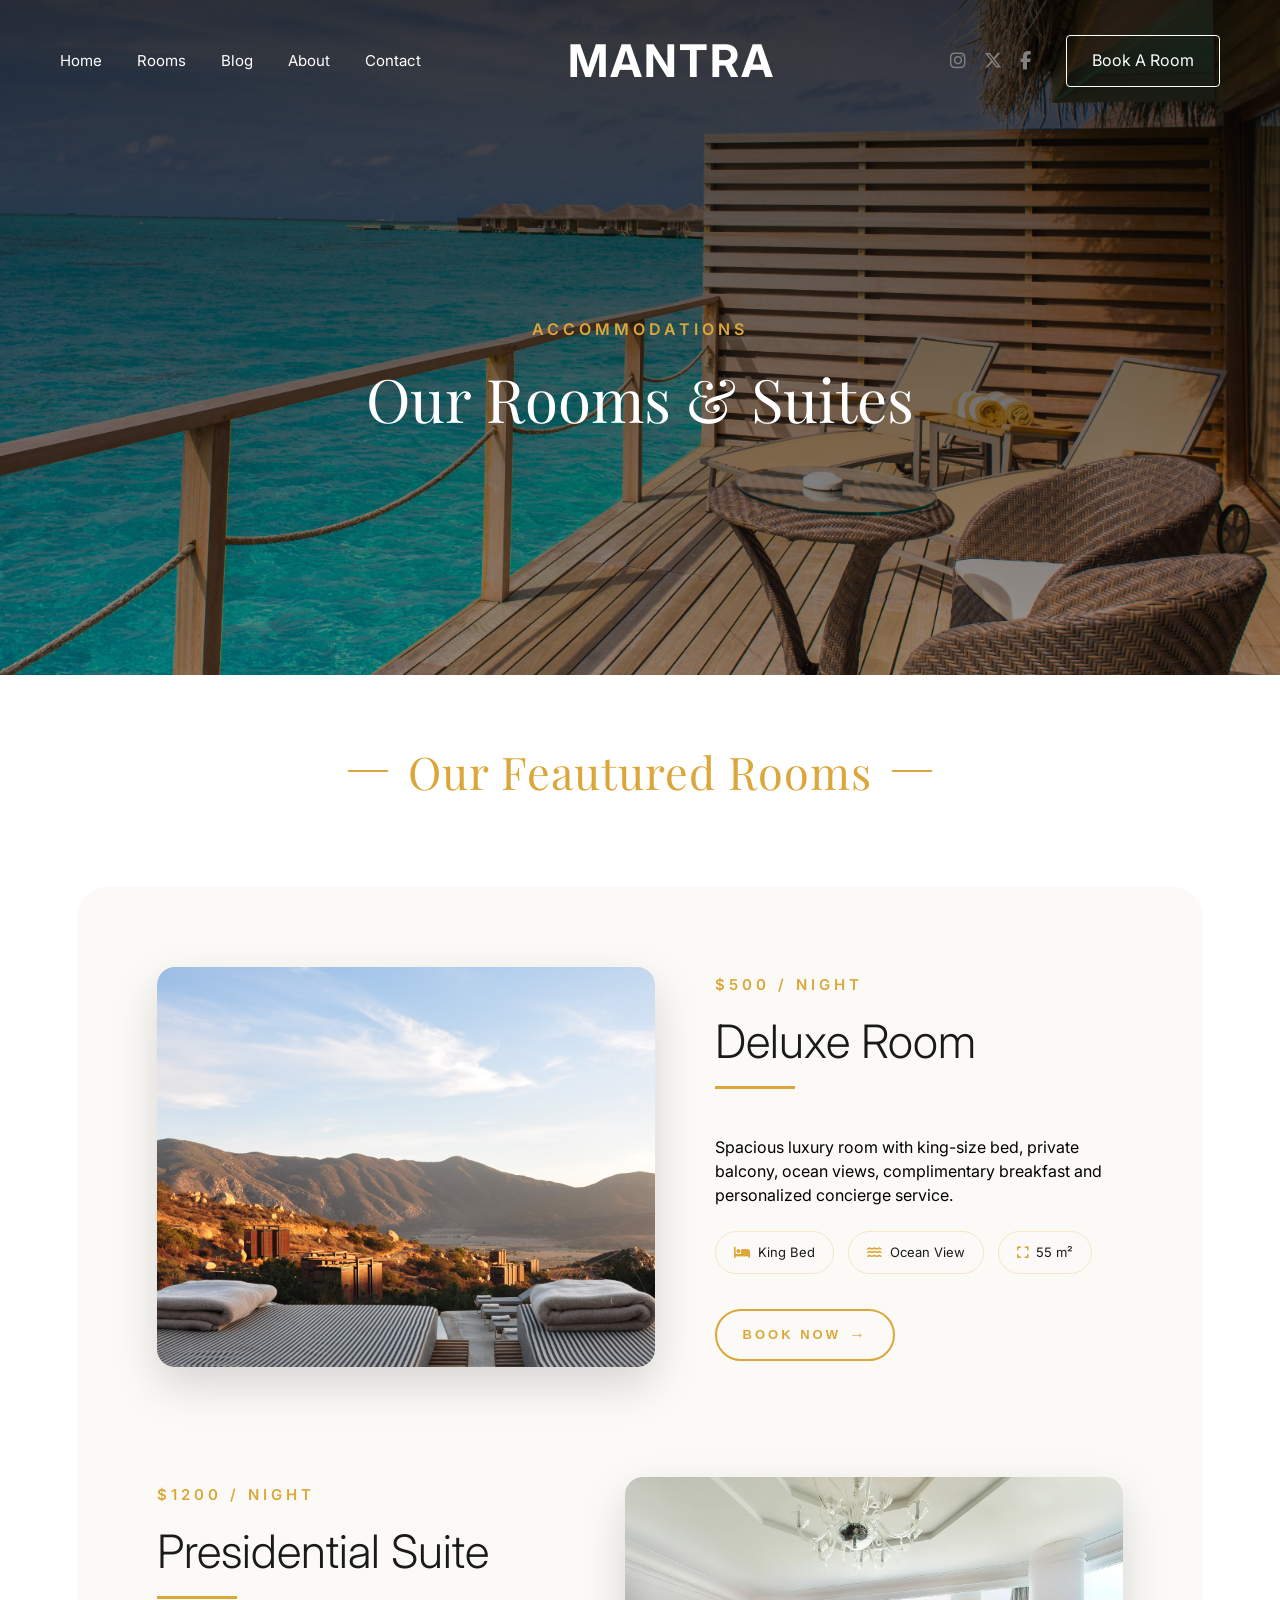
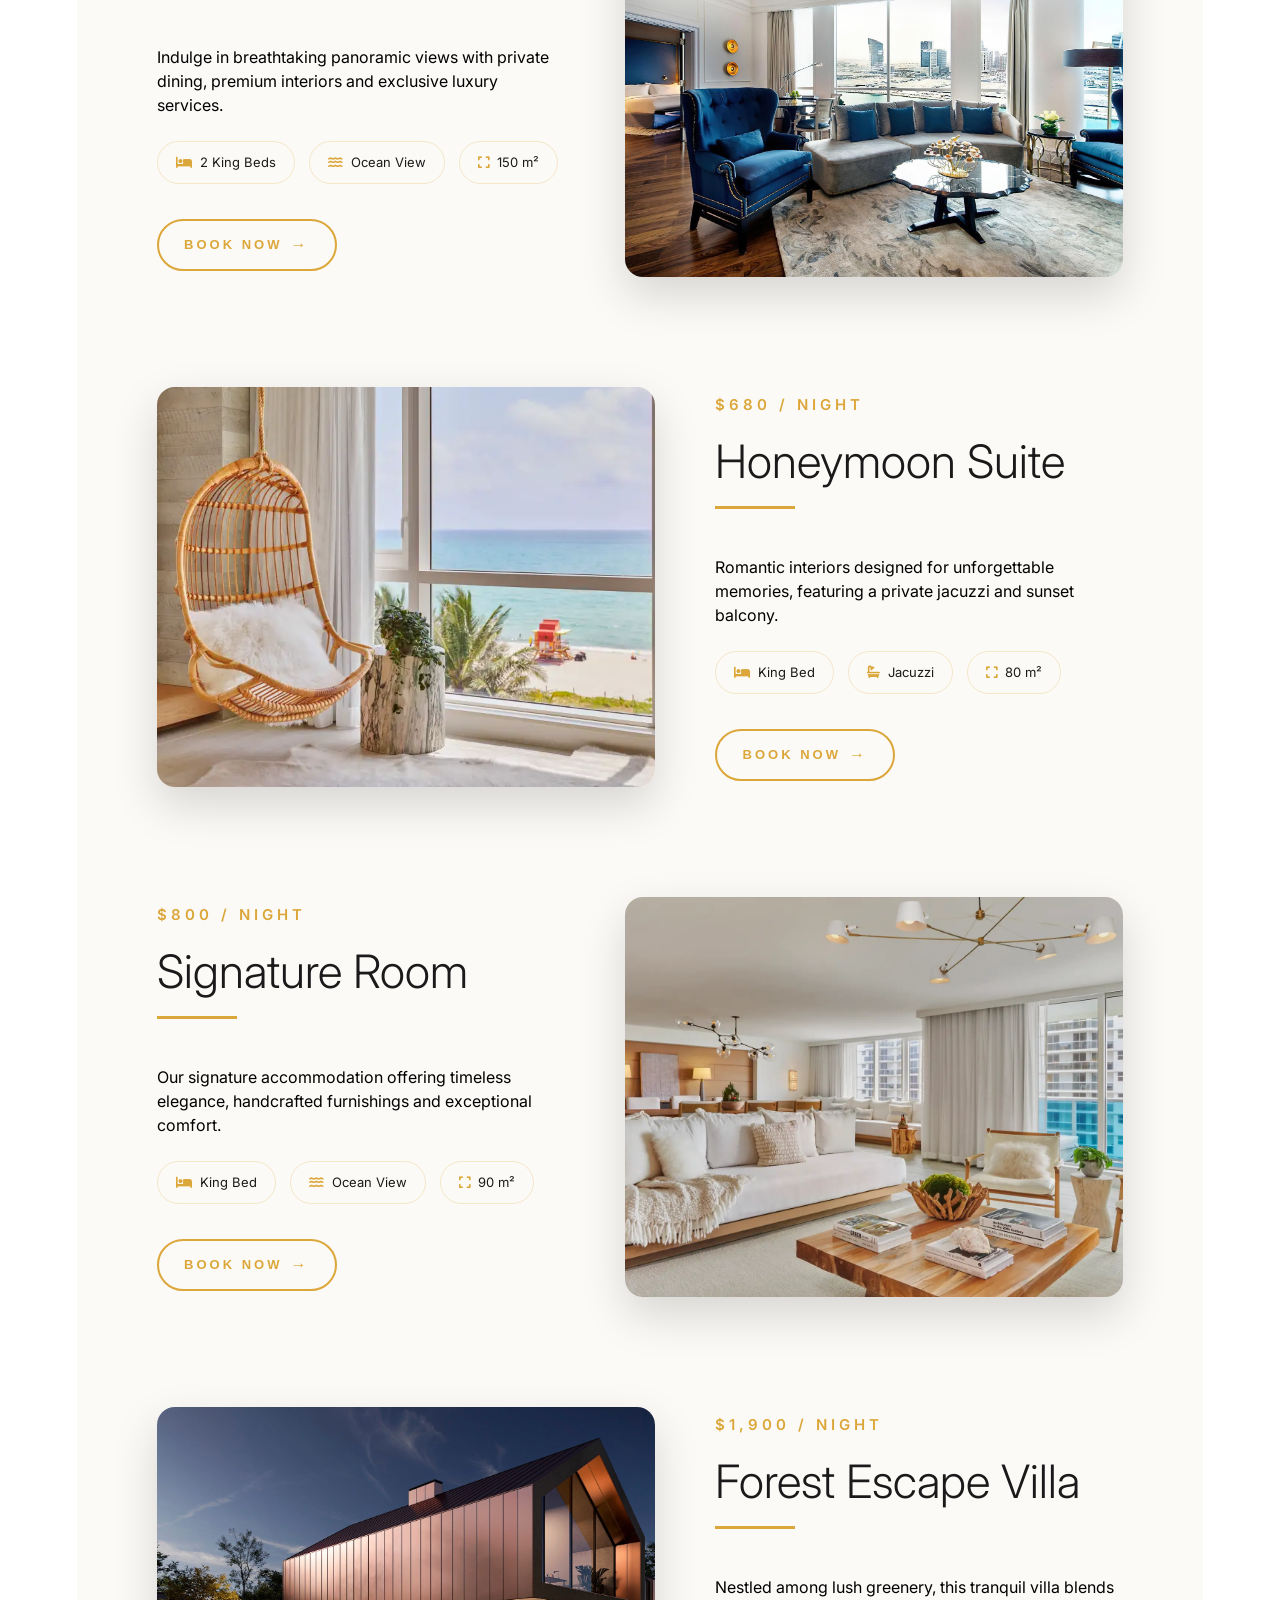
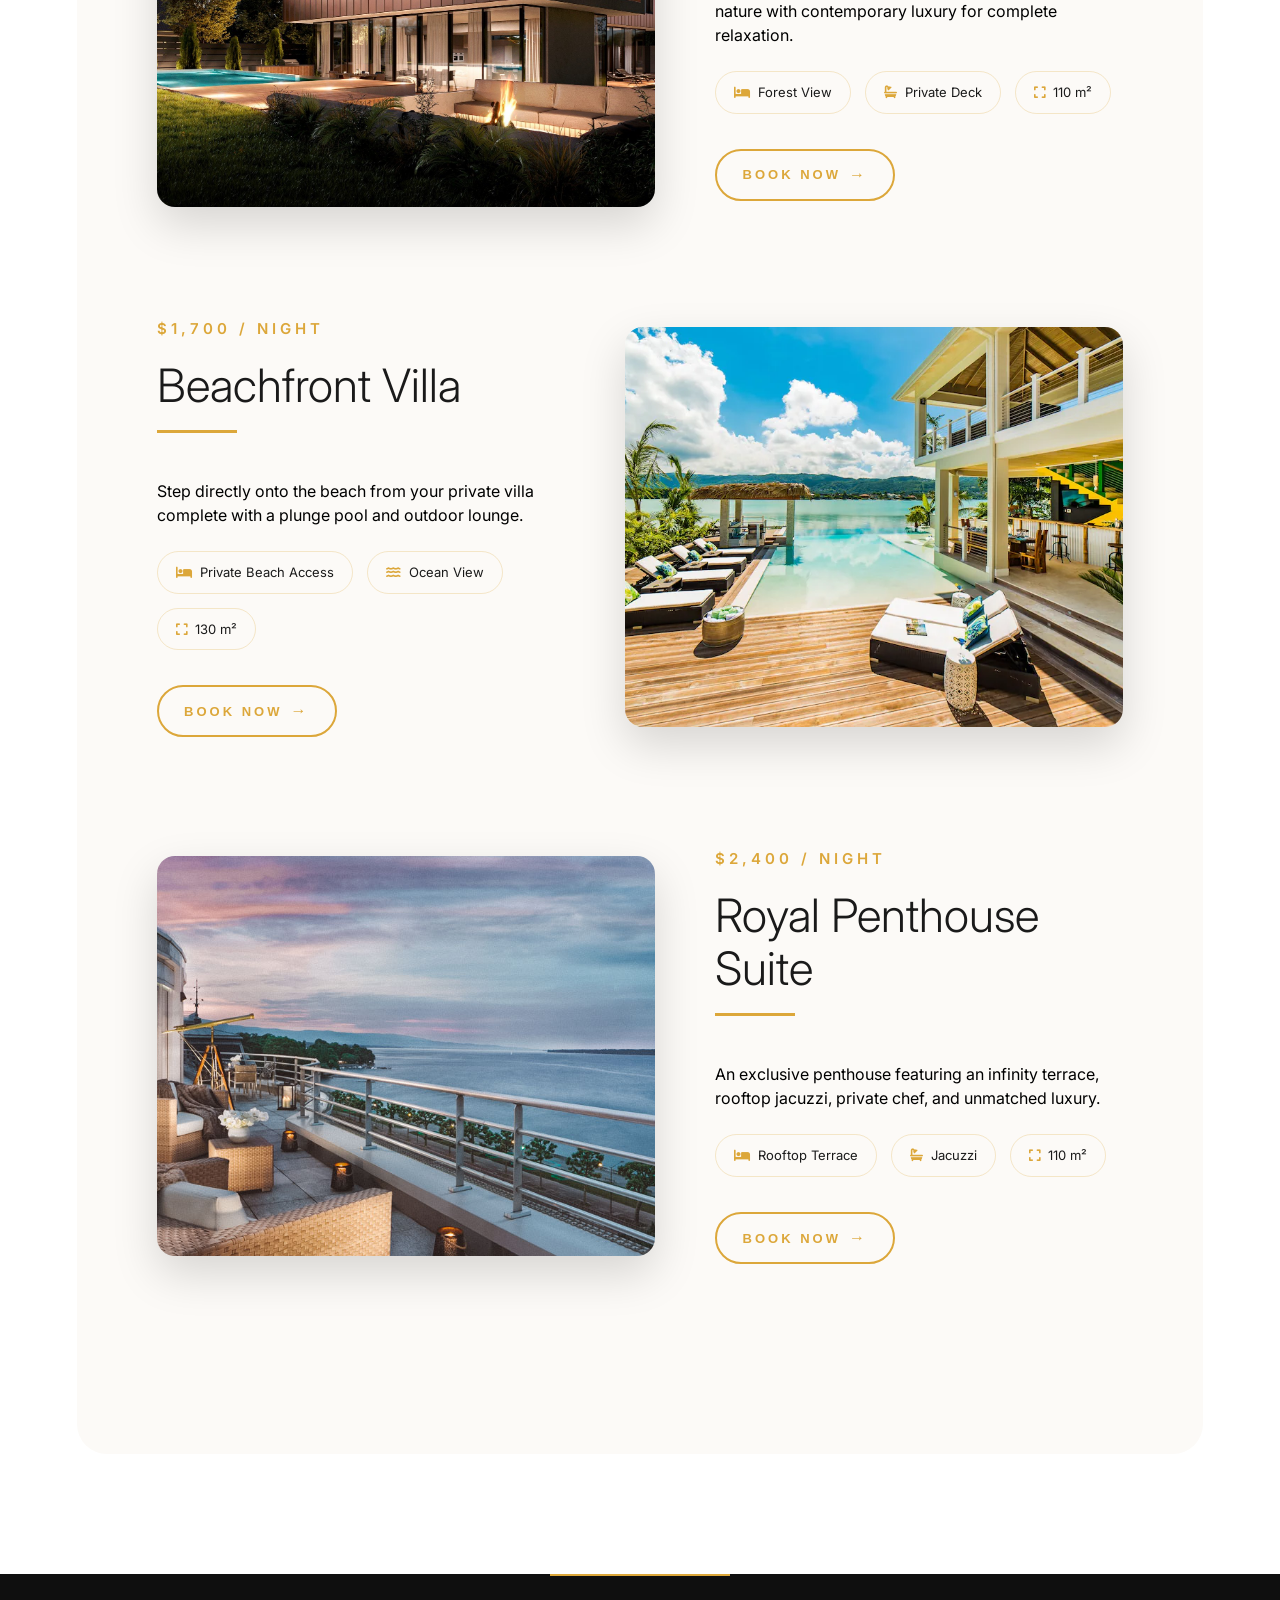
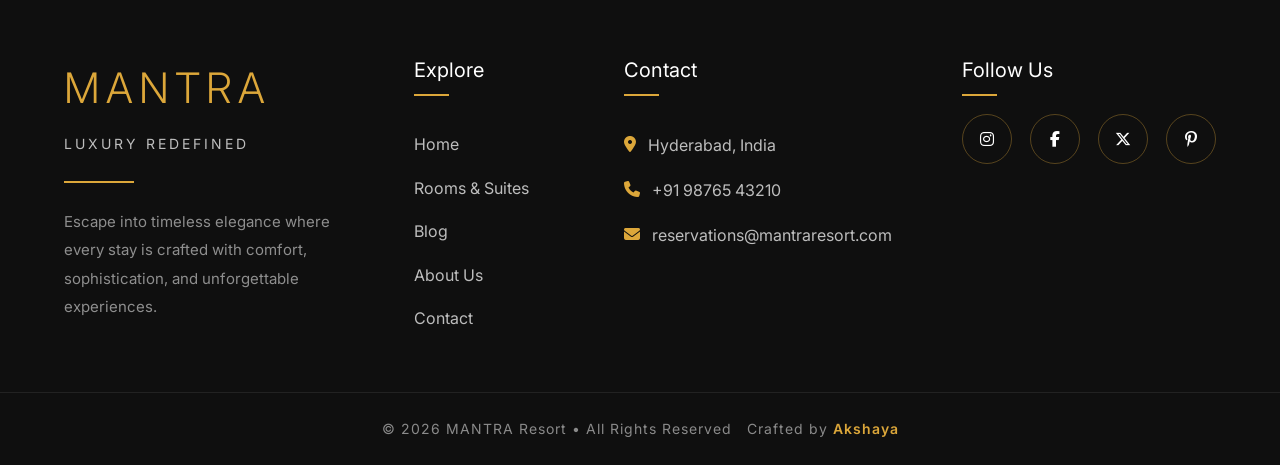
<file: rooms.html>
<!DOCTYPE html>
<html lang="en">
  <head>
    <meta charset="UTF-8">
    <meta name="viewport" content="width=device-width, initial-scale=1.0">
    <title>Rooms & Suites | Mantra Resort</title>
    <meta
      name="description"
      content="Browse our selection of deluxe rooms, presidential suites, and signature accommodations at Mantra Resort."
    >
    <!-- Font Awesome Icons -->
    <link
      rel="stylesheet"
      href="https://cdnjs.cloudflare.com/ajax/libs/font-awesome/6.7.2/css/all.min.css"
    >
    <!-- Google Fonts -->
    <link rel="preconnect" href="https://fonts.googleapis.com">
    <link rel="preconnect" href="https://fonts.gstatic.com" crossorigin>
    <link href="https://fonts.googleapis.com/css2?family=Inter:wght@300;400;500;600&family=Playfair+Display:ital,wght@0,300;0,400;0,600;0,700;1,400&display=swap" rel="stylesheet">
    <!-- Stylesheets -->
    <link rel="stylesheet" href="styles/header.css">
    <link rel="stylesheet" href="styles/main.css">
    <link rel="stylesheet" href="styles/rooms.css">
  </head>
  <body>
    <!-- Transparent Header Scrolled -->
<header>
        <nav class="header">
          <!-- Left Navigation -->
          <div class="nav-left">
            <a href="index.html" class="active">Home</a>
            <a href="rooms.html">Rooms</a>
            <a href="blog.html">Blog</a>
            <a href="about.html">About</a>
            <a href="contact.html">Contact</a>
          </div>
          <!-- Logo -->
          <div class="nav-middle">
            <h1 class="logo">MANTRA</h1>
          </div>
          <!-- Right Navigation -->
          <div class="nav-right">
            <div class="social-icons">
              <a href="#"><i class="fa-brands fa-instagram"></i></a>
              <a href="#"><i class="fa-brands fa-x-twitter"></i></a>
              <a href="#"><i class="fa-brands fa-facebook-f"></i></a>
            </div>
            <a href="rooms.html" class="roomBooking">
              Book A Room
            </a>
          </div>
          <!-- Hamburger -->
          <button class="menu-btn" onclick="toggleMenu()">
            <i class="fa-solid fa-bars"></i>
          </button>
        </nav>
        <!-- Overlay -->
        <div class="overlay" onclick="toggleMenu()"></div>
        <!-- Sidebar -->
        <div class="mobile-menu">
          <div class="close-btn" onclick="toggleMenu()">
            <i class="fa-solid fa-xmark"></i>
          </div>
          <!-- COPY OF DESKTOP NAV -->
          <div class="nav-left">
            <a href="index.html" class="active">Home</a>
            <a href="rooms.html">Rooms</a>
            <a href="blog.html">Blog</a>
            <a href="about.html">About</a>
            <a href="contact.html">Contact</a>
          </div>
          <div class="nav-right">
            <div class="social-icons">
              <a href="#"><i class="fa-brands fa-instagram"></i></a>
              <a href="#"><i class="fa-brands fa-x-twitter"></i></a>
              <a href="#"><i class="fa-brands fa-facebook-f"></i></a>
            </div>
            <a href="rooms.html" class="roomBooking">
              Book A Room
            </a>
          </div>
        </div>
      </header>
    <!-- Hero Banner Mini -->
    <div class="banner1">
      <img src="images/banner2.png">
      <div class="experience-overlay" style="margin-top: 50px;">
        <h4>Accommodations</h4>
        <h2>Our Rooms & Suites</h2>
      </div>
    </div>
    <!-- Main Browse Section -->
     <h1 class="heading">Our Feautured Rooms</h1>
    <section class="rooms-showcase">
      
        <!-- Room 1 -->
        <div class="room-showcase">
            <div class="room-showcase-image">
                <img src="images/1.png" alt="Deluxe Room">
            </div>

            <div class="room-showcase-content">

                <p class="room-price">$500 / Night</p>

                <h2>Deluxe Room</h2>

                <p class="showcase-description">
                    Spacious luxury room with king-size bed, private balcony,
                    ocean views, complimentary breakfast and personalized
                    concierge service.
                </p>

                <div class="room-badges">
                    <span><i class="fa-solid fa-bed"></i> King Bed</span>
                    <span><i class="fa-solid fa-water"></i> Ocean View</span>
                    <span><i class="fa-solid fa-expand"></i> 55 m²</span>
                </div>

                <button class="book-btn">
                    Book Now
                </button>

            </div>

        </div>

        <!-- Room 2 -->

        <div class="room-showcase reverse">
            <div class="room-showcase-image">
                <img src="images/2.jpeg" alt="Presidential Suite">
            </div>

            <div class="room-showcase-content">

                <p class="room-price">$1200 / Night</p>

                <h2>Presidential Suite</h2>

                <p class="showcase-description">
                    Indulge in breathtaking panoramic views with private
                    dining, premium interiors and exclusive luxury services.
                </p>

                <div class="room-badges">
                    <span><i class="fa-solid fa-bed"></i> 2 King Beds</span>
                    <span><i class="fa-solid fa-water"></i> Ocean View</span>
                    <span><i class="fa-solid fa-expand"></i> 150 m²</span>
                </div>

                <button class="book-btn">
                    Book Now
                </button>

            </div>
        </div>

        <!-- Room 3 -->

        <div class="room-showcase">
            <div class="room-showcase-image">
                <img src="images/3.png" alt="Honeymoon Suite">
            </div>

            <div class="room-showcase-content">

                <p class="room-price">$680 / Night</p>

                <h2>Honeymoon Suite</h2>

                <p class="showcase-description">
                    Romantic interiors designed for unforgettable memories,
                    featuring a private jacuzzi and sunset balcony.
                </p>

                <div class="room-badges">
                    <span><i class="fa-solid fa-bed"></i> King Bed</span>
                    <span><i class="fa-solid fa-bath"></i> Jacuzzi</span>
                    <span><i class="fa-solid fa-expand"></i> 80 m²</span>
                </div>

                <button class="book-btn">
                    Book Now
                </button>

            </div>
        </div>

        <!-- Room 4 -->
        <div class="room-showcase reverse">
            <div class="room-showcase-image">
                <img src="images/4.png" alt="Signature Room">
            </div>

            <div class="room-showcase-content">

                <p class="room-price">$800 / Night</p>

                <h2>Signature Room</h2>

                <p class="showcase-description">
                    Our signature accommodation offering timeless elegance,
                    handcrafted furnishings and exceptional comfort.
                </p>

                <div class="room-badges">
                    <span><i class="fa-solid fa-bed"></i> King Bed</span>
                    <span><i class="fa-solid fa-water"></i> Ocean View</span>
                    <span><i class="fa-solid fa-expand"></i> 90 m²</span>
                </div>

                <button class="book-btn">
                    Book Now
                </button>
            </div>
          </div>

          <!-- Room 5 -->
        <div class="room-showcase">
              <div class="room-showcase-image">
                  <img src="images/forest_villa.jpg" alt="ForestEscape Villa">
              </div>

              <div class="room-showcase-content">

                  <p class="room-price">$1,900 / Night</p>

                  <h2>Forest Escape Villa</h2>

                  <p class="showcase-description">
                      Nestled among lush greenery, this tranquil villa blends 
                      nature with contemporary luxury for complete relaxation.
                  </p>

                  <div class="room-badges">
                      <span><i class="fa-solid fa-bed"></i>Forest View</span>
                      <span><i class="fa-solid fa-bath"></i> Private Deck</span>
                      <span><i class="fa-solid fa-expand"></i> 110 m²</span>
                  </div>

                  <button class="book-btn">
                      Book Now
                  </button>
            </div>
        </div>

            <!--Room 6 Villa-->
          <div class="room-showcase reverse">
            <div class="room-showcase-image">
                <img src="images/beach_villa.webp" alt="Mantra Beach Villa">
            </div>

            <div class="room-showcase-content">

                <p class="room-price">$1,700 / Night</p>

                <h2>Beachfront Villa</h2>

                <p class="showcase-description">
                    Step directly onto the beach from your private villa 
                    complete with a plunge pool and outdoor lounge.
                </p>

                <div class="room-badges">
                    <span><i class="fa-solid fa-bed"></i> Private Beach Access</span>
                    <span><i class="fa-solid fa-water"></i> Ocean View</span>
                    <span><i class="fa-solid fa-expand"></i> 130 m²</span>
                </div>

                <button class="book-btn">
                    Book Now
                </button>
            </div>
        </div>
        <!-- Room 7 -->
        <div class="room-showcase">
              <div class="room-showcase-image">
                  <img src="images/penthouse.jpg" alt="Royal Penthouse Suite">
              </div>

              <div class="room-showcase-content">

                  <p class="room-price">$2,400 / Night</p>

                  <h2>Royal Penthouse Suite</h2>

                  <p class="showcase-description">
                    An exclusive penthouse featuring an infinity terrace, rooftop jacuzzi, private chef, and unmatched luxury.
                  </p>

                  <div class="room-badges">
                      <span><i class="fa-solid fa-bed"></i>Rooftop Terrace</span>
                      <span><i class="fa-solid fa-bath"></i> Jacuzzi</span>
                      <span><i class="fa-solid fa-expand"></i> 110 m²</span>
                  </div>

                  <button class="book-btn">
                      Book Now
                  </button>
            </div>
        </div>
      </section>
    <!-- Booking Modal -->
    <div class="modal" id="bookingModal">
      <div class="modal-content">
        <div class="modal-header">
          <h3>Reserve Accommodation</h3>
          <button class="close-modal" id="closeModalBtn">&times;</button>
        </div>
        <form class="booking-form" id="resortBookingForm">
          <div class="form-group">
            <label for="roomSelect">Selected Room</label>
            <select id="roomSelect" required>
              <option value="Deluxe Room">Deluxe Room ($500 / Night)</option>
              <option value="Presidential Suite">Presidential Suite ($1,200 / Night)</option>
              <option value="Honeymoon Suite">Honeymoon Suite ($680 / Night)</option>
              <option value="Signature Room">Signature Room ($800 / Night)</option>
            </select>
          </div>
          <div class="form-group-row">
            <div class="form-group">
              <label for="checkIn">Check-In Date</label>
              <input type="date" id="checkIn" required>
            </div>
            <div class="form-group">
              <label for="checkOut">Check-Out Date</label>
              <input type="date" id="checkOut" required>
            </div>
          </div>
          <div class="form-group-row">
            <div class="form-group">
              <label for="guestsNum">Guests Number</label>
              <select id="guestsNum" required>
                <option value="1">1 Guest</option>
                <option value="2" selected>2 Guests</option>
                <option value="3">3 Guests</option>
                <option value="4">4 Guests</option>
              </select>
            </div>
            <div class="form-group">
              <label for="fullName">Full Name</label>
              <input type="text" id="fullName" placeholder="Your Name" required>
            </div>
          </div>
          <div class="form-group">
            <label for="emailAddr">Email Address</label>
            <input type="email" id="emailAddr" placeholder="name@example.com" required>
          </div>
          <button type="submit" class="submit-booking-btn">Confirm Reservation</button>
        </form>
      </div>
    </div>
		<!-- Footer -->
		<footer>
			<div class="footer-content">
				<div class="footer-brand">
					<h2>MANTRA</h2>
					<p>Luxury Redefined</p>

					<span class="footer-line"></span>

					<p class="footer-description">
						Escape into timeless elegance where every stay is crafted with
						comfort, sophistication, and unforgettable experiences.
					</p>
				</div>
			

				<div class="footer-links">
					<h3>Explore</h3>

					<a href="index.html">Home</a>
					<a href="rooms.html">Rooms & Suites</a>
					<a href="blog.html">Blog</a>
					<a href="about.html">About Us</a>
					<a href="contact.html">Contact</a>
				</div>

				<div class="footer-contact">
					<h3>Contact</h3>
					<p>
						<i class="fa-solid fa-location-dot"></i>
						Hyderabad, India
					</p>
					<p>
						<i class="fa-solid fa-phone"></i>
						+91 98765 43210
					</p>
					<p>
						<i class="fa-solid fa-envelope"></i>
						reservations@mantraresort.com
					</p>
				</div>

				<div class="footer-social">
					<h3>Follow Us</h3>
					<div class="social-icons-footer">
						<a href="#">
							<i class="fa-brands fa-instagram"></i>
						</a>

						<a href="#">
							<i class="fa-brands fa-facebook-f"></i>
						</a>

						<a href="#">
							<i class="fa-brands fa-x-twitter"></i>
						</a>

						<a href="#">
							<i class="fa-brands fa-pinterest-p"></i>
						</a>
					</div>
				</div>
			</div>
			<div class="footer-bottom">
				<p>
					© 2026 MANTRA Resort • All Rights Reserved
				</p>
				<p>
					Crafted by <span>Akshaya</span>
				</p>
			</div>
		</footer>


   <script src="js/script.js"></script>
  </body>
</html>
</file>
<file: styles/header.css>
*{
	margin:0;
	padding:0;
	box-sizing:border-box;
}

body{
	font-family:Arial, Helvetica, sans-serif;
	position: relative;
	
}

section{
	margin-bottom: 60px;
}

.header{
    position:absolute;
    top:0;
    left:0;
    right:0;

    display:flex;
    justify-content:space-between;
    align-items:center;

    padding:30px 70px;

    z-index:100;

    background:rgba(0,0,0,.25);
}

.nav-left{

	display:flex;
	gap:35px;
}

.nav-left a{

	color:white;
	text-decoration:none;
	font-size:15px;
	transition:0.3s;
	position: relative;
}

/* Underline */

.nav-left a::after {
  content: "";
  position: absolute;
  left: 0;
  bottom: -4px;
  width: 0;
  height: 2px;
  background: white;
  transition: width 0.35s ease;
}

.nav-left a:hover::after {
  width: 100%;
}

.logo{

	color:white;
	font-size:45px;
	letter-spacing:2px;
	padding-right: 29px;
}

.nav-right {
	display:flex;
	align-items:center;
	gap:35px;
	justify-self:end;
  flex-direction: row;
  flex-wrap: wrap;
}
.social-icons{

	font-size: 15px;
	display:flex;
	gap:18px;
}

.social-icons a{

	color:grey;
	text-decoration:none;
	font-size:18px;
	transition:0.3s;
}

.social-icons a:hover{

	color:#ffffff;
}

.roomBooking{

	text-decoration:none;
	color:white;
	border:1px solid white;
	padding:12px 25px;
	border-radius:4px;
	transition:0.7s;
}

.roomBooking:hover{

	background:#dca73a;
	border-color:#dca73a;
}
/* Hide Mobile Elements on Desktop by Default */
.menu-btn,
.mobile-menu,
.overlay {
  display: none;
}
/* ==========================================
   MOBILE HEADER (768px and below)
========================================== */
@media (max-width:768px){
    .header{
        position: fixed; /* Maintain fixed header on scroll */
        top:0;
        left:0;
        right:0;
        display:flex;
        justify-content:space-between;
        align-items:center;
        padding:20px 25px;
        z-index:100;
        background: transparent;
    }
    
    .header.scrolled {
        padding: 12px 25px;
        background-color: rgba(18, 18, 18, 0.95);
        box-shadow: 0 4px 20px rgba(0, 0, 0, 0.3);
    }
    .logo-container {
        grid-column: unset;
        justify-self: unset;
    }
    .logo{
        font-size:26px;
        padding:0;
        letter-spacing:2px;
    }
    /* Hide desktop navigation */
    .header > .nav-left,
    .header > .nav-right{
        display:none;
    }
    /* Hamburger Button */
    .menu-btn{
        display:flex;
        align-items:center;
        justify-content:center;
        width:42px;
        height:42px;
        background:none;
        border:none;
        color:#fff;
        font-size:24px;
        cursor:pointer;
        padding: 0;
        z-index: 101;
    }
    /* Backdrop Overlay */
    .overlay{
        display: block; /* Overwrite display:none from desktop */
        position:fixed;
        inset:0;
        background:rgba(0,0,0,.65);
        backdrop-filter: blur(4px);
        -webkit-backdrop-filter: blur(4px);
        opacity:0;
        visibility:hidden;
        transition: opacity .35s ease, visibility .35s ease;
        z-index:998;
    }
    .overlay.active{
        opacity:1;
        visibility:visible;
    }
    /* Sidebar Drawer */
    .mobile-menu{
        display: flex; /* Overwrite display:none from desktop */
        position:fixed;
        top:0;
        right:0;
        width:280px;
        max-width:85%;
        height:100vh;
        background:#0a0a0a;
        border-left: 1px solid rgba(255, 255, 255, 0.05);
        padding:40px 30px;
        flex-direction:column;
        transform:translateX(100%);
        transition:transform .35s cubic-bezier(0.16, 1, 0.3, 1);
        z-index:999;
    }
    .mobile-menu.active{
        transform:translateX(0);
    }
    /* Close button */
    .close-btn{
        display:flex;
        justify-content:flex-end;
        background: none;
        border: none;
        padding: 0;
        color:#fff;
        font-size:28px;
        cursor:pointer;
        margin-bottom:35px;
        transition: color 0.3s ease;
    }
    
    .close-btn:hover {
        color: #dca73a;
    }
    /* Navigation Links */
    .mobile-menu .nav-left{
        display:flex;
        flex-direction:column;
        align-items: flex-start;
        gap:22px;
    }
    .mobile-menu .nav-left a{
        color:#fff;
        text-decoration:none;
        font-size:18px;
        font-family: 'Inter', sans-serif;
        font-weight: 400;
        letter-spacing: 1.5px;
        text-transform: uppercase;
        transition: color 0.3s ease;
    }
    
    .mobile-menu .nav-left a:hover,
    .mobile-menu .nav-left a.active {
        color: #dca73a;
    }
    /* Bottom Section with Social & CTA */
    .mobile-menu .nav-right{
        margin-top:auto;
        display:flex;
        flex-direction:column;
        gap:25px;
        width: 100%;
    }
    .mobile-menu .social-icons{
        display:flex;
        gap:20px;
        justify-content: flex-start;
    }
    .mobile-menu .social-icons a{
        color:rgba(255, 255, 255, 0.7);
        font-size:20px;
        transition: color 0.3s ease, transform 0.3s ease;
    }
    
    .mobile-menu .social-icons a:hover {
        color: #dca73a;
        transform: translateY(-2px);
    }
    .mobile-menu .roomBooking{
        display: block;
        width:100%;
        text-align:center;
        padding: 12px 20px;
        font-size: 12px;
        background: transparent;
        border: 1.5px solid rgba(255, 255, 255, 0.2);
        color: #fff;
        text-decoration: none;
        text-transform: uppercase;
        letter-spacing: 1.5px;
        font-weight: 600;
        transition: all 0.3s ease;
    }
    
    .mobile-menu .roomBooking:hover {
        background: #dca73a;
        border-color: #dca73a;
        color: #121212;
    }
}
@media (min-width:769px) and (max-width:1024px){

    .header{
        padding:20px 25px;
    }

    .logo{
        font-size:32px;
    }

    .nav-left{
        gap:15px;
    }

    .nav-left a{
        font-size:13px;
    }

    .nav-right{
        gap:15px;
    }

    .social-icons{
        gap:12px;
    }

    .social-icons a{
        font-size:15px;
    }

    .roomBooking{
        padding:8px 14px;
        font-size:13px;
    }
}
</file>
<file: styles/main.css>
/* ==========================================
   MANTRA RESORT - MAIN STYLES & DESIGN TOKENS
   ========================================== */

/* Design Tokens & Custom Properties */
:root {
  --color-primary: #dca73a;       /* Warm Gold */
  --color-primary-light: #e5b85a; /* Hover Gold */
  --color-dark: #121212;          /* Charcoal Black */
  --color-light: #faf7f2;         /* Warm White/Cream */
  --color-text-dark: #1a1a1a;     /* Body Text Dark */
  --color-text-light: #ffffff;    /* Body Text Light */
  --color-text-muted: #707070;    /* Muted Gray */
  
  --font-serif: "Playfair Display", Georgia, serif;
  --font-sans: "Inter", Arial, sans-serif;
  --transition-smooth: all 0.4s cubic-bezier(0.16, 1, 0.3, 1);
}

/* Global Reset & Base Styles */
* {
  margin: 0;
  padding: 0;
  box-sizing: border-box;
}

html {
  scroll-behavior: smooth;
}

body {
  font-family: var(--font-sans);
  background-color: #ffffff;
  color: var(--color-text-dark);
  line-height: 1.6;
  overflow-x: hidden;
}

/* Section Spacing */
section {
  padding: 100px 0;
}

/* ==========================================
   HEADER SECTION (ANIMATED & SCROLLED STATES)
   ========================================== */
.header {
  position: fixed;
  top: 0;
  left: 0;
  right: 0;
  display: flex;
  justify-content: space-between;
  align-items: center;
  padding: 25px 60px;
  background: transparent;
  z-index: 1000;
  transform: translateY(-100%);
  animation: headerDrop 1s forwards;
  transition: background-color .4s ease, padding .4s ease, transform .4s ease;
}

@keyframes headerDrop {
  from {
    transform: translateY(-100%);
  }
  to {
    transform: translateY(0);
  }
}

.header.scrolled {
  background-color: rgba(15, 15, 15, .95);
  padding: 18px 60px;
  box-shadow: 0 5px 20px rgba(0, 0, 0, .2);
  transform: translateY(0);
}

/* Headings */
.heading {
  display: flex;
  align-items: center;
  justify-content: center;
  margin: 30px auto 60px auto;
  font-family: var(--font-serif);
  font-size: 45px;
  color: #dca73a;
  font-weight: 300;
  letter-spacing: 1px;
}

.heading::before,
.heading::after {
  content: "";
  width: 40px;
  height: 2px;
  background: #dca73a;
  margin: 0 20px;
}

/* ==========================================
   HERO / BANNER SECTION
   ========================================== */
.banner1 {
  height: 100vh; /* Change from 95vh to 100vh for full screen */
  position: relative;
  overflow: hidden;
  margin-bottom: 60px;
  display: flex;
  justify-content: center;
  align-items: center;
}

/* Dark overlay */
.banner1::before {
  content: "";
  position: absolute;
  inset: 0;
  background: rgba(7, 7, 7, 0.4);
  z-index: 1;
}

.hero-video {
  position: absolute;
  top: 0;
  left: 0;
  width: 100%;
  height: 100%;
  object-fit: cover;
  z-index: 0;
  transform: scale(1.25); /* Zooms in to crop out the black bars */
  transform-origin: center;
}

/* Hero text */
.hero-content {
  position: absolute;
  top: 50%;
  left: 50%;
  transform: translate(-50%, -50%);
  text-align: center;
  color: white;
  z-index: 10;
  width: 90%;
  max-width: 850px;
}

.hero-content p {
  font-size: 22px;
  letter-spacing: 3px;
  margin-bottom: 20px;
  color: #dca73a;
  text-transform: uppercase;
  animation: fadeInDown 1s ease;
}

.hero-content h2 {
  font-family: var(--font-serif);
  font-size: 70px;
  font-weight: 300;
  margin-bottom: 40px;
  line-height: 1.15;
  animation: fadeInUp 1s ease 0.2s;
  animation-fill-mode: both;
}

.hero-btn {
  display: inline-block;
  text-decoration: none;
  color: #dca73a;
  border: 2px solid #dca73a;
  padding: 16px 35px;
  font-size: 16px;
  font-weight: 600;
  letter-spacing: 2px;
  text-transform: uppercase;
  border-radius: 50px;
  transition: all 0.3s ease;
  animation: fadeInUp 1s ease 0.4s;
  animation-fill-mode: both;
}

.hero-btn:hover {
  color: #121212;
  background: #dca73a;
  border-color: #dca73a;
  box-shadow: 0 8px 25px rgba(220, 166, 58, 0.4);
  transform: translateY(-2px);
}

/* Animations */
@keyframes fadeInUp {
  from {
    opacity: 0;
    transform: translateY(30px);
  }
  to {
    opacity: 1;
    transform: translateY(0);
  }
}

@keyframes fadeInDown {
  from {
    opacity: 0;
    transform: translateY(-30px);
  }
  to {
    opacity: 1;
    transform: translateY(0);
  }
}

/* ==========================================
   ABOUT US SECTION (3D PARALLAX OVERLAP LAYOUT)
   ========================================== */
.about-section {
  background-color: #ffffff;
  padding: 120px 0;
}

.about-us {
  display: flex;
  justify-content: space-between;
  align-items: center;
  width: 90%;
  max-width: 1200px;
  margin: 0 auto 40px auto;
  gap: 80px;
}

.about-text {
  width: 48%;
  display: flex;
  flex-direction: column;
  align-items: flex-start;
}

/* Decorative luxury subtitle */
.about-text::before {
  content: "THE SANCTUARY";
  font-size: 12px;
  font-weight: 600;
  color: #dca73a;
  letter-spacing: 4px;
  text-transform: uppercase;
  margin-bottom: 15px;
}

.about-text h2 {
  font-family: var(--font-serif);
  font-size: 45px;
  font-weight: 300;
  line-height: 1.25;
  margin-bottom: 18px;
  color: var(--color-dark);
}

.about-description {
  color: #555;
  line-height: 1.8;
  font-size: 16px;
  margin-bottom: 30px;
  font-weight: 300;
}

.learn-more {
  color: #dca73a;
  position: relative;
  text-decoration: none;
  font-weight: 600;
  letter-spacing: 1.5px;
  text-transform: uppercase;
  font-size: 13px;
  transition: 0.3s;
  padding-bottom: 5px;
}

.learn-more::after {
  content: "";
  position: absolute;
  left: 0;
  bottom: 0;
  width: 40px;
  height: 2px;
  background-color: #dca73a;
  transition: width 0.35s ease;
}

.learn-more:hover::after {
  width: 100%;
}

.about-images {
  width: 45%;
  position: relative;
  height: 520px;
}

/* Base style for both image containers */
.about1-img, 
.about2-img {
  position: absolute;
  overflow: hidden;
  border-radius: 16px;
  box-shadow: 0 15px 35px rgba(0, 0, 0, 0.1);
  transition: transform 0.6s cubic-bezier(0.16, 1, 0.3, 1), box-shadow 0.6s cubic-bezier(0.16, 1, 0.3, 1);
}

/* Background image (left & top) */
.about1-img {
  width: 70%;
  height: 400px;
  left: 0;
  top: 0;
  z-index: 1;
}

.about1-img img {
  width: 100%;
  height: 100%;
  object-fit: cover;
  display: block;
}

/* Foreground overlapping image (right & bottom) */
.about2-img {
  width: 65%;
  height: 300px;
  right: 0;
  bottom: 0;
  z-index: 2;
  border: 8px solid #ffffff;
  box-shadow: 0 20px 45px rgba(0, 0, 0, 0.15);
}

.about2-img img {
  width: 100%;
  height: 100%;
  object-fit: cover;
  object-position: left;
  display: block;
}

/* 3D Parallax separation effect on hover */
.about-images:hover .about1-img {
  transform: translate(-15px, -15px);
  box-shadow: 0 25px 50px rgba(0, 0, 0, 0.15);
}

.about-images:hover .about2-img {
  transform: translate(15px, 15px);
  box-shadow: 0 30px 60px rgba(220, 166, 58, 0.2);
  border-color: #ffffff;
}

/* ==========================================
   AMENITIES SECTION (ULTRA-PREMIUM VERSION)
   ========================================== */
.amenities-section {
  background-color: var(--color-light);
  padding: 120px 0;
}

.amenities {
  display: grid;
  grid-template-columns: repeat(2, 1fr);
  gap: 45px 60px;
  width: 90%;
  max-width: 1200px;
  margin: 50px auto 0 auto;
  counter-reset: amenity-counter;
}

.amenity {
  position: relative;
  display: flex;
  align-items: center;
  gap: 35px;
  padding: 35px 40px;
  border-radius: 20px;
  background: rgba(255, 255, 255, 0.65);
  backdrop-filter: blur(12px);
  -webkit-backdrop-filter: blur(12px);
  border: 1px solid rgba(220, 166, 58, 0.15);
  box-shadow: 0 10px 35px rgba(0, 0, 0, 0.03);
  transition: all 0.5s cubic-bezier(0.16, 1, 0.3, 1);
  overflow: hidden;
}

.amenity::before {
  counter-increment: amenity-counter;
  content: "0" counter(amenity-counter);
  position: absolute;
  right: 35px;
  top: 15px;
  font-family: var(--font-serif);
  font-size: 64px;
  font-weight: 300;
  color: rgba(220, 166, 58, 0.08);
  transition: color 0.4s ease, transform 0.4s ease;
  pointer-events: none;
  z-index: 0;
}

.amenity:hover {
  transform: translateY(-6px);
  background: rgba(255, 255, 255, 0.95);
  box-shadow: 0 20px 45px rgba(220, 166, 58, 0.12);
  border-color: rgba(220, 166, 58, 0.4);
}

.amenity:hover::before {
  color: rgba(220, 166, 58, 0.18);
  transform: translateY(-3px) scale(1.05);
}

.amenity-image {
  width: 140px;
  height: 140px;
  flex-shrink: 0;
  border-radius: 50%;
  border: 1.5px solid rgba(220, 166, 58, 0.35);
  padding: 6px;
  background: transparent;
  overflow: hidden;
  position: relative;
  z-index: 1;
  transition: all 0.5s cubic-bezier(0.16, 1, 0.3, 1);
}

.amenity-image::before {
  content: "";
  position: absolute;
  inset: 6px;
  border-radius: 50%;
  border: 1.5px solid #dca73a;
  z-index: 2;
  pointer-events: none;
  transition: transform 0.5s ease;
}

.amenity-image img {
  width: 100%;
  height: 100%;
  object-fit: cover;
  border-radius: 50%;
  transition: transform 0.8s cubic-bezier(0.16, 1, 0.3, 1);
  z-index: 1;
}

.amenity:hover .amenity-image {
  border-color: #dca73a;
  transform: rotate(8deg);
}

.amenity:hover .amenity-image::before {
  transform: scale(1.03);
}

.amenity:hover .amenity-image img {
  transform: scale(1.15);
}

.amenity-text {
  position: relative;
  z-index: 1;
}

.amenity-text h2 {
  font-family: var(--font-serif);
  margin-bottom: 12px;
  font-size: 24px;
  font-weight: 400;
  color: var(--color-dark);
  letter-spacing: 0.5px;
  display: inline-block;
  position: relative;
}

.amenity-text h2::after {
  content: "";
  display: block;
  width: 0;
  height: 1.5px;
  background-color: #dca73a;
  margin-top: 5px;
  transition: width 0.4s ease;
}

.amenity:hover .amenity-text h2::after {
  width: 100%;
}

.amenity-text p {
  color: #555;
  line-height: 1.7;
  font-size: 14.5px;
  font-weight: 300;
}

/* ==========================================
   CURATED EXPERIENCES SECTION
   ========================================== */
.experiences-section {
  background: #faf7f2;
  padding: 100px 0;
}

.experiences-container {
  display: grid;
  grid-template-columns: repeat(3, 1fr);
  gap: 40px;
  width: 90%;
  max-width: 1200px;
  margin: 0 auto;
}

.experience-card {
  background: rgba(255, 255, 255, 0.45);
  backdrop-filter: blur(10px);
  -webkit-backdrop-filter: blur(10px);
  border: 1px solid rgba(255, 255, 255, 0.6);
  border-radius: 16px;
  overflow: hidden;
  box-shadow: 0 15px 35px rgba(0, 0, 0, 0.04);
  transition: all 0.4s cubic-bezier(0.16, 1, 0.3, 1);
}

.experience-card:hover {
  transform: translateY(-10px);
  background: rgba(255, 255, 255, 0.85);
  box-shadow: 0 25px 50px rgba(0, 0, 0, 0.12);
  border-color: rgba(220, 166, 58, 0.25);
}

.exp-image {
  height: 250px;
  overflow: hidden;
  position: relative;
}

.exp-image img {
  width: 100%;
  height: 100%;
  object-fit: cover;
  transition: transform 0.6s ease;
}

.experience-card:hover .exp-image img {
  transform: scale(1.08);
}

.exp-content {
  padding: 30px;
}

.exp-content span {
  color: #dca73a;
  font-size: 11px;
  font-weight: 600;
  text-transform: uppercase;
  letter-spacing: 2px;
  display: block;
  margin-bottom: 10px;
}

.exp-content h3 {
  font-family: var(--font-serif);
  font-size: 24px;
  color: #121212;
  margin-bottom: 15px;
  font-weight: 400;
}

.exp-content p {
  font-size: 14px;
  color: #666;
  line-height: 1.6;
}

/* ==========================================
   STATS GRID
   ========================================== */
.stats-grid {
  display: grid;
  grid-template-columns: repeat(4, 1fr);
  gap: 20px;
  margin-top: 50px;
  width: 100%;
  background: rgb(0, 0, 0);
  backdrop-filter: blur(16px);
  -webkit-backdrop-filter: blur(16px);
  border: 1px solid rgba(255, 255, 255, 0.08);
  padding: 50px 40px;
  box-shadow: 0 20px 50px rgba(0, 0, 0, 0.35);
}

.stat-item {
  text-align: center;
  background: transparent;
  border: none;
  padding: 10px 0;
  position: relative;
}

.stat-item:not(:last-child)::after {
  content: "";
  position: absolute;
  right: -10px;
  top: 15%;
  height: 70%;
  width: 1px;
  background: rgba(255, 255, 255, 0.1);
}

.stat-item h3 {
  font-family: var(--font-serif);
  font-size: 40px;
  color: #dca73a;
  margin-bottom: 8px;
  font-weight: 400;
  letter-spacing: 1px;
}

.stat-item p {
  font-size: 11px;
  color: rgba(255, 255, 255, 0.75);
  text-transform: uppercase;
  letter-spacing: 1.5px;
  font-weight: 500;
}

/* ==========================================
   VIDEO EXPERIENCE BANNER
   ========================================== */
.experience {
  position: relative;
  width: 100%;
  height: 80vh;
  overflow: hidden;
  margin: 100px 0;
  display: flex;
  justify-content: center;
  align-items: center;
}

.experience-video {
  position: absolute;
  inset: 0;
  width: 100%;
  height: 100%;
  object-fit: cover;
}

.experience::before {
  content: "";
  position: absolute;
  inset: 0;
  background: rgba(0, 0, 0, 0.55);
  z-index: 1;
}

.experience-overlay {
  position: absolute;
  top: 50%;
  left: 50%;
  transform: translate(-50%, -50%);
  text-align: center;
  color: white;
  z-index: 2;
  width: 90%;
  max-width: 800px;
}

.experience-overlay h4 {
  color: #dca73a;
  letter-spacing: 4px;
  font-size: 16px;
  margin-bottom: 20px;
  text-transform: uppercase;
  font-weight: 600;
}

.experience-overlay h2 {
  font-family: var(--font-serif);
  font-size: 60px;
  font-weight: 300;
  margin-bottom: 25px;
  line-height: 1.2;
}

.experience-overlay p {
  width: 80%;
  margin: auto;
  line-height: 1.8;
  font-size: 16px;
  margin-bottom: 40px;
  color: rgba(255, 255, 255, 0.85);
}

.experience-link {
  position: relative;
  display: inline-block;
  color: white;
  text-decoration: none;
  font-size: 15px;
  font-weight: 600;
  letter-spacing: 2px;
  text-transform: uppercase;
  transition: 0.3s;
}

.experience-link::after {
  content: "";
  position: absolute;
  left: 50%;
  bottom: -6px;
  transform: translateX(-50%);
  width: 0;
  height: 2px;
  background: #dca73a;
  transition: width 0.35s ease;
}

.experience-link:hover {
  color: #dca73a;
}

.experience-link:hover::after {
  width: 100%;
}

/* ==========================================
   FEATURED ROOMS SECTION (EDITORIAL STAGGERED GRID)
   ========================================== */
.featured-rooms {
  background-color: #ffffff;
  padding: 140px 0;
}

.rooms {
  width: 90%;
  max-width: 1400px;
  margin: 80px auto 0 auto;
  display: grid;
  grid-template-columns: repeat(4, 1fr);
  gap: 30px;
}

.room-card-featured,
.room-card-left,
.room-card-right,
.room-card-bottom {
  position: relative;
  overflow: hidden;
  border-radius: 35px 8px 35px 8px;
  height: 520px;
  cursor: pointer;
  box-shadow: 0 15px 45px rgba(0, 0, 0, 0.08);
  border: 1px solid rgba(255, 255, 255, 0.1);
  transition: transform 0.6s cubic-bezier(0.16, 1, 0.3, 1), box-shadow 0.6s cubic-bezier(0.16, 1, 0.3, 1), border-radius 0.4s ease;
}

.room-card-left::before { content: "Deluxe"; }
.room-card-bottom::before { content: "Presidential"; }
.room-card-right::before { content: "Honeymoon"; }
.room-card-featured::before { content: "Signature"; }

.room-card-featured::before,
.room-card-left::before,
.room-card-right::before,
.room-card-bottom::before {
  position: absolute;
  top: 25px;
  left: 25px;
  padding: 8px 18px;
  background: rgba(18, 18, 18, 0.6);
  backdrop-filter: blur(8px);
  -webkit-backdrop-filter: blur(8px);
  border: 1.5px solid rgba(220, 166, 58, 0.3);
  border-radius: 50px;
  color: #dca73a;
  font-size: 11px;
  font-weight: 600;
  letter-spacing: 2px;
  z-index: 10;
  text-transform: uppercase;
  transition: all 0.4s ease;
}

.room-card-left { transform: translateY(0); }
.room-card-bottom { transform: translateY(40px); }
.room-card-right { transform: translateY(-20px); }
.room-card-featured { transform: translateY(20px); }

.room-card-featured:hover,
.room-card-left:hover,
.room-card-right:hover,
.room-card-bottom:hover {
  box-shadow: 0 25px 55px rgba(220, 166, 58, 0.2);
  border-color: rgba(220, 166, 58, 0.45);
  border-radius: 8px 35px 8px 35px;
}

.room-card-left:hover { transform: translateY(-10px); }
.room-card-bottom:hover { transform: translateY(30px); }
.room-card-right:hover { transform: translateY(-30px); }
.room-card-featured:hover { transform: translateY(10px); }

.room-card:hover::before {
  background: rgba(220, 166, 58, 0.9);
  color: #121212;
  border-color: #dca73a;
  box-shadow: 0 5px 15px rgba(220, 166, 58, 0.4);
}

.room-image {
  width: 100%;
  height: 100%;
  overflow: hidden;
}

.room-image img {
  width: 100%;
  height: 100%;
  object-fit: cover;
  transition: transform 0.8s cubic-bezier(0.16, 1, 0.3, 1);
}

.room-card:hover .room-image img {
  transform: scale(1.08);
}

.room-details {
  position: absolute;
  left: 0;
  right: 0;
  bottom: 0;
  padding: 35px;
  color: white;
  background: linear-gradient(
    to top,
    rgba(10, 10, 10, 0.95) 0%,
    rgba(10, 10, 10, 0.5) 60%,
    transparent 100%
  );
  z-index: 5;
  transform: translateY(15px);
  transition: all 0.5s cubic-bezier(0.16, 1, 0.3, 1);
}

.room-card:hover .room-details {
  transform: translateY(0);
}

.room-price {
  color: #dca73a;
  font-size: 16px;
  font-weight: 600;
  margin-bottom: 6px;
  letter-spacing: 1px;
  text-transform: uppercase;
}

.room-price span {
  color: rgba(255, 255, 255, 0.6);
  font-size: 12px;
  font-weight: 400;
}

.room-details h2 {
  font-family: var(--font-serif);
  font-size: 26px;
  font-weight: 300;
  margin-bottom: 10px;
  letter-spacing: 0.5px;
  display: inline-block;
  position: relative;
}

.room-details h2::after {
  content: "";
  display: block;
  width: 0;
  height: 1.5px;
  background-color: #dca73a;
  margin-top: 5px;
  transition: width 0.4s ease;
}

.room-card:hover .room-details h2::after {
  width: 100%;
}

.room-description {
  font-size: 13.5px;
  line-height: 1.6;
  margin-bottom: 20px;
  color: rgba(255, 255, 255, 0.8);
  font-weight: 300;
  opacity: 0;
  max-height: 0;
  overflow: hidden;
  transition: all 0.5s cubic-bezier(0.16, 1, 0.3, 1);
}

.room-card:hover .room-description {
  opacity: 1;
  max-height: 100px;
  margin-bottom: 20px;
}

.book-btn {
  display: inline-flex;
  align-items: center;
  gap: 8px;
  color: #dca73a;
  text-decoration: none;
  font-size: 12px;
  font-weight: 600;
  letter-spacing: 2px;
  text-transform: uppercase;
  transition: all 0.3s ease;
  opacity: 0;
  transform: translateY(10px);
}

.room-card:hover .book-btn {
  opacity: 1;
  transform: translateY(0);
}

.book-btn::after {
  content: "→";
  font-size: 16px;
  transition: transform 0.3s ease;
}

.book-btn:hover {
  color: #ffffff;
}

.book-btn:hover::after {
  transform: translateX(5px);
}

/* ==========================================
   REVIEWS SECTION (TYPOGRAPHIC QUOTE WALL - NO BOXES)
   ========================================== */
.reviews-section {
  background-color: var(--color-light);
  padding: 140px 0;
}

.reviews-grid {
  display: grid;
  grid-template-columns: repeat(3, 1fr);
  gap: 60px;
  width: 90%;
  max-width: 1200px;
  margin: 0 auto;
}

.review-item {
  position: relative;
  background: transparent;
  border: none;
  box-shadow: none;
  padding: 0 0 0 30px;
  display: flex;
  flex-direction: column;
  justify-content: space-between;
  transition: transform 0.4s ease;
  height: auto;
  overflow: hidden;
}

.review-item::before {
  content: "";
  position: absolute;
  left: 0;
  top: 0;
  width: 2px;
  height: 40px;
  background-color: rgba(220, 166, 58, 0.3);
  transition: height 0.4s ease, background-color 0.4s ease;
}

.review-item:hover::before {
  height: 100%;
  background-color: #dca73a;
}

.review-item:hover {
  transform: translateY(-5px);
}

.review-item::after {
  content: "“";
  position: absolute;
  right: 10px;
  top: -30px;
  font-family: var(--font-serif);
  font-size: 120px;
  color: rgba(220, 166, 58, 0.05);
  line-height: 1;
  pointer-events: none;
  transition: color 0.4s ease;
}

.review-item:hover::after {
  color: rgba(220, 166, 58, 0.12);
}

.stars {
  position: relative;
  z-index: 1;
  color: #dca73a;
  font-size: 14px;
  margin-bottom: 20px;
  transition: transform 0.3s ease;
}

.review-item:hover .stars {
  transform: scale(1.05);
}

.review-text {
  position: relative;
  z-index: 1;
  font-family: var(--font-serif);
  font-style: italic;
  color: #1a1a1a;
  font-size: 17px;
  line-height: 1.8;
  margin-bottom: 30px;
  font-weight: 300;
}

.review-author {
  position: relative;
  z-index: 1;
  display: flex;
  align-items: center;
  gap: 15px;
}

.author-avatar {
  width: 50px;
  height: 50px;
  border-radius: 50%;
  overflow: hidden;
  border: 2px solid rgba(220, 166, 58, 0.4);
  transition: border-color 0.4s ease, transform 0.4s ease;
}

.review-item:hover .author-avatar {
  border-color: #dca73a;
  transform: scale(1.05);
}

.author-avatar img {
  width: 100%;
  height: 100%;
  object-fit: cover;
}

.author-meta h4 {
  font-size: 15px;
  font-weight: 600;
  color: var(--color-dark);
  margin-bottom: 2px;
}

.author-meta span {
  font-size: 11px;
  color: var(--color-text-muted);
  text-transform: uppercase;
  letter-spacing: 1.5px;
}

/* ==========================================
   NEWSLETTER BANNER SECTION
   ========================================== */
.newsletter-banner-section {
  position: relative;
  padding: 120px 0;
  background-image: url('https://images.unsplash.com/photo-1582719508461-905c673771fd?auto=format&fit=crop&w=1600&q=80');
  background-size: cover;
  background-position: center;
  background-attachment: fixed;
  display: flex;
  justify-content: center;
  align-items: center;
}

.newsletter-banner-section::before {
  content: "";
  position: absolute;
  inset: 0;
  background: rgba(10, 10, 10, 0.65);
  z-index: 1;
}

.newsletter-banner-content {
  position: relative;
  z-index: 2;
  width: 90%;
  max-width: 800px;
  text-align: center;
  color: #ffffff;
  background: rgba(255, 255, 255, 0.04);
  backdrop-filter: blur(16px);
  -webkit-backdrop-filter: blur(16px);
  border: 1px solid rgba(255, 255, 255, 0.1);
  padding: 60px 40px;
  border-radius: 20px;
  box-shadow: 0 20px 50px rgba(0, 0, 0, 0.35);
}

.newsletter-banner-content h2 {
  font-family: var(--font-serif);
  font-size: 42px;
  font-weight: 300;
  letter-spacing: 2px;
  margin-bottom: 15px;
}

.newsletter-banner-content p {
  color: rgba(255, 255, 255, 0.8);
  font-size: 15px;
  line-height: 1.8;
  max-width: 600px;
  margin: 0 auto 35px auto;
  font-weight: 300;
}

.newsletter-banner-form {
  display: flex;
  justify-content: center;
  align-items: center;
  max-width: 600px;
  margin: 0 auto;
  gap: 15px;
}

.newsletter-banner-form input {
  flex-grow: 1;
  padding: 16px 24px;
  border: 1px solid rgba(255, 255, 255, 0.2);
  border-radius: 50px;
  background: rgba(255, 255, 255, 0.05);
  color: #ffffff;
  font-size: 14px;
  outline: none;
  transition: all 0.3s ease;
}

.newsletter-banner-form input:focus {
  border-color: #dca73a;
  background: rgba(255, 255, 255, 0.12);
  box-shadow: 0 0 0 4px rgba(220, 166, 58, 0.15);
}

.newsletter-banner-form input::placeholder {
  color: rgba(255, 255, 255, 0.4);
}

.newsletter-banner-btn {
  padding: 16px 35px;
  background-color: #dca73a;
  color: #121212;
  border: none;
  border-radius: 50px;
  font-size: 13px;
  font-weight: 600;
  letter-spacing: 2px;
  text-transform: uppercase;
  cursor: pointer;
  transition: all 0.3s ease;
}

.newsletter-banner-btn:hover {
  background-color: #e5b85a;
  box-shadow: 0 5px 20px rgba(220, 166, 58, 0.4);
  transform: translateY(-2px);
}

/* ==========================================
   FOOTER SECTION
   ========================================== */
footer {
  background: #0f0f0f;
  color: white;
  margin-top: 60px;
  position: relative;
}

footer::before {
  content: "";
  position: absolute;
  top: 0;
  left: 50%;
  transform: translateX(-50%);
  width: 180px;
  height: 2px;
  background: #dca73a;
}

.footer-content {
  width: 90%;
  max-width: 1400px;
  margin: auto;
  padding: 80px 0 60px;
  display: grid;
  grid-template-columns: 2fr 1fr 1.3fr 1fr;
  gap: 70px;
}

.footer-brand h2 {
  font-size: 42px;
  letter-spacing: 6px;
  color: #dca73a;
  font-weight: 300;
  margin-bottom: 12px;
}

.footer-brand > p:first-of-type {
  color: #bdbdbd;
  letter-spacing: 3px;
  text-transform: uppercase;
  font-size: 14px;
}

.footer-line {
  display: block;
  width: 70px;
  height: 2px;
  background: #dca73a;
  margin: 25px 0;
}

.footer-description {
  color: #8e8e8e;
  line-height: 1.9;
  font-size: 15px;
  width: 95%;
}

.footer-links h3,
.footer-contact h3,
.footer-social h3 {
  color: white;
  font-size: 20px;
  font-weight: 400;
  margin-bottom: 28px;
  position: relative;
}

.footer-links h3::after,
.footer-contact h3::after,
.footer-social h3::after {
  content: "";
  position: absolute;
  left: 0;
  bottom: -10px;
  width: 35px;
  height: 2px;
  background: #dca73a;
}

.footer-links {
  display: flex;
  flex-direction: column;
  gap: 18px;
}

.footer-links a {
  text-decoration: none;
  color: #bdbdbd;
  transition: .35s;
  width: fit-content;
}

.footer-links a:hover {
  color: #dca73a;
  transform: translateX(8px);
}

.footer-contact {
  display: flex;
  flex-direction: column;
  gap: 18px;
}

.footer-contact p {
  color: #bdbdbd;
  display: flex;
  align-items: flex-start;
  gap: 12px;
  line-height: 1.7;
}

.footer-contact i {
  color: #dca73a;
  margin-top: 4px;
}

.social-icons-footer {
  display: flex;
  gap: 18px;
}

.social-icons-footer a {
  width: 50px;
  height: 50px;
  display: flex;
  justify-content: center;
  align-items: center;
  border-radius: 50%;
  border: 1px solid rgba(220, 167, 58, 0.35);
  color: white;
  text-decoration: none;
  transition: .35s;
}

.social-icons-footer a:hover {
  background: #dca73a;
  transform: translateY(-8px) rotate(360deg);
  border-color: #dca73a;
}

.footer-bottom {
  border-top: 1px solid rgba(255, 255, 255, .08);
  padding: 25px;
  display: flex;
  justify-content: center;
  align-items: center;
  gap: 15px;
}

.footer-bottom p {
  color: #8a8a8a;
  font-size: 14px;
  letter-spacing: 1px;
}

.footer-bottom span {
  color: #dca73a;
  font-weight: 600;
}

/* ==========================================
   RESPONSIVENESS / MEDIA QUERIES
   ========================================== */

/* ----------------------------------------------------
   A. Large Tablets & Small Laptops (Max-width: 1100px)
   ---------------------------------------------------- */
@media (max-width: 1100px) {
      .hero-video {
    transform: scale(1.9); /* Slightly more zoom for tablet aspect ratios */
  }
  .about-us {
    padding: 50px 60px;
  }
  .footer-content {
    grid-template-columns: 1fr 1fr;
    gap: 60px;
  }
}

/* ----------------------------------------------------
   B. Tablets (Max-width: 968px)
   ---------------------------------------------------- */
@media (max-width: 968px) {
    .hero-video {
    transform: scale(1.6); /* Slightly more zoom for tablet aspect ratios */
  }
  /* Hero Content */
  .hero-content h2 {
    font-size: 52px;
  }
  
  /* About Us */
  .about-text h2 {
    font-size: 38px;
    line-height: 50px;
  }
  .about1-img {
    height: 360px;
  }
  .about2-img {
    height: 320px;
    top: 50px;
  }
  
  /* Experience Video Overlay */
  .experience-overlay h2 {
    font-size: 42px;
  }
  .experience-overlay p {
    width: 85%;
  }
  
  /* Experiences */
  .experiences-container {
    grid-template-columns: 1fr;
    gap: 30px;
  }
  
  /* Stats Banner */
  .stats-grid {
    grid-template-columns: repeat(2, 1fr);
    gap: 30px 10px;
    padding: 30px 20px;
  }
  
  .stat-item:not(:last-child)::after {
    display: none;
  }

  /* Newsletter Banner */
  .newsletter-banner-section {
    padding: 100px 0;
    background-attachment: scroll;
  }
  .newsletter-banner-content {
    padding: 50px 30px;
  }
  .newsletter-banner-content h2 {
    font-size: 34px;
  }
  .newsletter-banner-form {
    flex-direction: column;
    width: 100%;
    gap: 12px;
  }
  .newsletter-banner-form input,
  .newsletter-banner-btn {
    width: 100%;
    text-align: center;
  }

  /* Rooms: Collapse staggered row into a 2x2 grid */
  .rooms {
    grid-template-columns: repeat(2, 1fr);
    gap: 30px;
  }
  
  .room-card-featured,
  .room-card-left,
  .room-card-right,
  .room-card-bottom {
    transform: none !important;
    height: 440px;
  }

  /* Reviews: Collapse to a 1-column stack */
  .reviews-grid {
    grid-template-columns: 1fr;
    gap: 40px;
  }

  .review-item {
    padding: 0 0 0 20px;
  }
}

/* ----------------------------------------------------
   C. Mobile Devices & Small Tablets (Max-width: 768px)
   ---------------------------------------------------- */
@media (max-width: 768px) {
    .hero-video {
    transform: scale(1.45); /* Extra zoom to cover tall mobile portrait screens */
  }
  .header {
    padding: 15px 30px;
  }
  .header.scrolled {
    padding: 12px 30px;
  }
  .hero-content h2 {
    font-size: 40px;
    margin-bottom: 25px;
  }
  .hero-content p {
    font-size: 18px;
    margin-bottom: 12px;
  }
  .hero-btn {
    padding: 12px 25px;
    font-size: 16px;
  }
  .about-us {
    flex-direction: column;
    padding: 40px 20px;
    gap: 40px;
    text-align: center;
  }
  .about-text, 
  .about-images {
    width: 100%;
  }
  .about-images {
    max-width: 450px;
    margin: 0 auto;
    height: 380px;
  }
  .about1-img {
    width: 60%;
    height: 320px;
  }
  .about2-img {
    width: 55%;
    height: 280px;
    top: 60px;
  }
  .amenities {
    grid-template-columns: 1fr;
    gap: 25px;
    width: 95%;
  }
  .amenity {
    padding: 20px;
  }
  .experience {
    height: 60vh;
    margin: 60px 0;
  }
  .experience-overlay {
    width: 90%;
  }
  .experience-overlay h2 {
    font-size: 32px;
  }
  .experience-overlay p {
    width: 100%;
    font-size: 15px;
  }
  .rooms {
    grid-template-columns: 1fr;
    gap: 25px;
  }
  .room-card-featured,
  .room-card-left,
  .room-card-right,
  .room-card-bottom {
    height: 380px;
  }
  .footer-content {
    grid-template-columns: 1fr;
    text-align: center;
    gap: 50px;
  }
  .footer-line {
    margin: 25px auto;
  }
  .footer-description {
    width: 100%;
  }
  .footer-links,
  .footer-contact {
    align-items: center;
  }
  .footer-contact p {
    justify-content: center;
  }
  .footer-links h3::after,
  .footer-contact h3::after,
  .footer-social h3::after {
    left: 50%;
    transform: translateX(-50%);
  }
  .social-icons-footer {
    justify-content: center;
  }
  .footer-bottom {
    flex-direction: column;
    text-align: center;
  }
}

/* ----------------------------------------------------
   D. Small Mobile Phones (Max-width: 480px)
   ---------------------------------------------------- */
@media (max-width: 480px) {
    .hero-video {
    transform: scale(1.6); /* Maximum zoom for very narrow phone screens */
  }
  .hero-content h2 {
    font-size: 32px;
  }
  .hero-content p {
    font-size: 15px;
  }
  .heading {
    font-size: 32px;
    margin: 20px;
  }
  .about-text h2 {
    font-size: 28px;
    line-height: 38px;
  }
  .about-images {
    height: 280px;
  }
  .about1-img {
    height: 240px;
  }
  .about2-img {
    height: 200px;
    top: 40px;
  }
  .amenity {
    flex-direction: column;
    text-align: center;
    gap: 15px;
  }
  .amenity-image {
    width: 110px;
    height: 110px;
  }
  .room-details h2 {
    font-size: 22px;
  }
  .room-details {
    padding: 20px;
  }
  .footer-brand h2 {
    font-size: 34px;
  }
  .footer-content {
    width: 92%;
    padding: 60px 0 40px;
  }
  .social-icons-footer a {
    width: 45px;
    height: 45px;
  }
  .footer-bottom {
    padding: 20px;
  }
  .footer-bottom p {
    font-size: 12px;
  }
  .stats-grid {
    grid-template-columns: 1fr;
    gap: 45px;
  }
}
</file>
<file: styles/about.css>
/* Mission / Intro Banner */

.banner1{
    position:relative;
    width:100%;
    height:75vh;
    overflow:hidden;
}
.banner1::before{
    content:"";
    position:absolute;
    inset:0;
    background:rgba(0,0,0,.45); /* Adjust darkness here */
    z-index:1;
}

.banner1 img{
    width:100%;
    height:100%;
    object-fit:cover;
    display:block;
}
.about-intro {
  text-align: center;
  max-width: 800px;
  margin: 0 auto 80px auto;
  padding: 0 20px;
}
.about-intro h3 {
  color: #dca73a;
  font-family: var(--font-serif);
  font-size: 32px;
  font-weight: 300;
  margin-bottom: 20px;
}
.about-intro p {
  color: var(--color-text-muted);
  font-size: 18px;
  line-height: 1.8;
  font-weight: 300;
}
/* Core Values Section */
.values-section {
  background-color: #ffffff;
}
.values-grid {
  display: grid;
  grid-template-columns: repeat(3, 1fr);
  gap: 40px;
  width: 90%;
  max-width: 1200px;
  margin: 0 auto;
}
.value-card {
  text-align: center;
  padding: 40px 30px;
  border-radius: 8px;
  background-color: var(--color-light);
  border: 1px solid rgba(0, 0, 0, 0.02);
  transition: var(--transition-smooth);
}
.value-card:hover {
  transform: translateY(-8px);
  box-shadow: 0 15px 30px rgba(0,0,0,0.04);
}
.value-card i {
  font-size: 40px;
  color: var(--color-primary);
  margin-bottom: 20px;
}
.value-card h3 {
  color: #dca73a;
  font-family: var(--font-serif);
  font-size: 22px;
  font-weight: 400;
  margin-bottom: 15px;
}
.value-card p {
  color: var(--color-text-muted);
  font-size: 15px;
  line-height: 1.6;
  font-weight: 300;
}

.stats-section {
  background-color: var(--color-dark);
  padding: 80px 0;
  border-top: 1px solid rgba(255, 255, 255, 0.05);
  border-bottom: 1.5px solid var(--color-primary);
}

.stats-grid {
  display: grid;
  grid-template-columns: repeat(4, 1fr);
  gap: 30px;
  width: 90%;
  max-width: 1200px;
  margin: 0 auto;
}

.stats-card {
  text-align: center;
  color: #000000;
  padding: 20px;
  transition: var(--transition-smooth);
}

.stats-number {
  font-family: var(--font-serif);
  font-size: 54px;
  font-weight: 300;
  color: var(--color-primary);
  margin-bottom: 10px;
  line-height: 1;
}

.stats-label {
  font-family: var(--font-sans);
  font-size: 11px;
  font-weight: 600;
  letter-spacing: 2px;
  text-transform: uppercase;
  color: rgba(0, 0, 0, 0.7);
}


/* ==========================================
   GALLERY SECTION (CINEMATIC HORIZONTAL RIBBON)
   ========================================== */
.gallery-section {
  background-color: #ffffff;
  padding: 120px 0;
  overflow: hidden; /* Prevents horizontal page scroll */
}

/* Horizontal scroll container */
.gallery-grid {
  display: flex;
  gap: 30px;
  width: 100%;
  padding: 20px 5%;
  overflow-x: auto;
  scroll-snap-type: x mandatory;
  scroll-behavior: smooth;
  
  /* Hide scrollbar for clean look */
  scrollbar-width: none; /* Firefox */
}

.gallery-grid::-webkit-scrollbar {
  display: none; /* Chrome, Safari, Opera */
}

.gallery-item {
  position: relative;
  flex-shrink: 0;
  height: 480px; /* Fixed height for all ribbon items */
  border-radius: 20px;
  overflow: hidden;
  cursor: pointer;
  scroll-snap-align: center;
  box-shadow: 0 15px 35px rgba(0, 0, 0, 0.06);
  border: 1px solid rgba(220, 166, 58, 0.15);
  transition: transform 0.6s cubic-bezier(0.16, 1, 0.3, 1), 
              width 0.6s cubic-bezier(0.16, 1, 0.3, 1),
              box-shadow 0.6s cubic-bezier(0.16, 1, 0.3, 1),
              border-color 0.4s ease;
}

/* Alternating widths for a highly dynamic, artistic rhythm */
.gallery-item:nth-child(even) {
  width: 360px; /* Portrait aspect */
}

.gallery-item:nth-child(odd) {
  width: 540px; /* Landscape aspect */
}

.gallery-item img {
  width: 100%;
  height: 100%;
  object-fit: cover;
  display: block;
  transition: transform 0.8s cubic-bezier(0.16, 1, 0.3, 1), filter 0.5s ease;
}

/* Dark gradient overlay */
.gallery-item::before {
  content: "";
  position: absolute;
  inset: 0;
  background: linear-gradient(
    to top,
    rgba(10, 10, 10, 0.8) 0%,
    rgba(10, 10, 10, 0.2) 60%,
    transparent 100%
  );
  opacity: 0.4; /* Soft overlay always visible for mood */
  transition: opacity 0.5s ease;
  z-index: 1;
}

/* Gold border on hover */
.gallery-item::after {
  content: "";
  position: absolute;
  inset: 15px;
  border: 1.5px solid #dca73a;
  border-radius: 12px;
  opacity: 0;
  transform: scale(0.95);
  transition: transform 0.5s cubic-bezier(0.16, 1, 0.3, 1), opacity 0.5s ease;
  z-index: 2;
}

/* Hover States: The hovered item expands and glows */
.gallery-item:hover {
  transform: scale(1.03) translateY(-5px);
  box-shadow: 0 25px 50px rgba(220, 166, 58, 0.2);
  border-color: #dca73a;
}

.gallery-item:hover img {
  transform: scale(1.05);
}

.gallery-item:hover::before {
  opacity: 0.8;
}

.gallery-item:hover::after {
  opacity: 1;
  transform: scale(1);
}

.about-amenities-section {
  background-color: var(--color-light);
  padding: 100px 0;
  border-bottom: 1px solid rgba(0, 0, 0, 0.05);
}

.about-amenities-grid {
  display: grid;
  grid-template-columns: repeat(4, 1fr);
  gap: 30px;
  width: 90%;
  max-width: 1200px;
  margin: 0 auto;
}

.about-amenity-card {
  background-color: #ffffff;
  padding: 40px 30px;
  border-radius: 12px;
  text-align: center;
  box-shadow: 0 10px 30px rgba(0, 0, 0, 0.03);
  border: 1px solid rgba(0, 0, 0, 0.01);
  transition: var(--transition-smooth);
  display: flex;
  flex-direction: column;
  align-items: center;
  justify-content: center;
}

.about-amenity-card:hover {
  transform: translateY(-8px);
  box-shadow: 0 15px 35px rgba(220, 166, 58, 0.08);
  border-color: rgba(220, 166, 58, 0.2);
}

.about-amenity-icon {
  width: 70px;
  height: 70px;
  border-radius: 50%;
  background-color: rgba(220, 166, 58, 0.08);
  color: var(--color-primary);
  display: flex;
  align-items: center;
  justify-content: center;
  font-size: 26px;
  margin-bottom: 20px;
  transition: var(--transition-smooth);
}

/* Elegant flip/rotate animation on hover */
.about-amenity-card:hover .about-amenity-icon {
  background-color: var(--color-primary);
  color: white;
  box-shadow: 0 5px 15px rgba(220, 166, 58, 0.3);
  transform: rotateY(180deg);
}

.about-amenity-card h3 {
  font-family: var(--font-serif);
  font-size: 20px;
  font-weight: 400;
  margin-bottom: 12px;
  color: var(--color-dark);
}

.about-amenity-card p {
  color: var(--color-text-muted);
  font-size: 14px;
  line-height: 1.6;
  font-weight: 300;
}

/* Testimonials Carousel Section */
.testimonials-section {
  background-color: var(--color-light);
}
.testimonial-slider {
  max-width: 800px;
  margin: 0 auto;
  text-align: center;
  position: relative;
  padding: 0 40px;
}
.testimonial-item {
  display: block; /* Simulating slide */
}
.testimonial-item p {
  font-family: var(--font-serif);
  font-size: 24px;
  font-style: italic;
  line-height: 1.8;
  color: var(--color-dark);
  margin-bottom: 30px;
}
.testimonial-author {
  display: flex;
  align-items: center;
  justify-content: center;
  gap: 15px;
}
.author-img {
  width: 60px;
  height: 60px;
  border-radius: 50%;
  overflow: hidden;
  border: 2px solid var(--color-primary);
}
.author-img img {
  width: 100%;
  height: 100%;
  object-fit: cover;
}
.author-info h4 {
  font-size: 16px;
  font-weight: 600;
  color: var(--color-dark);
  margin-bottom: 2px;
}
.author-info span {
  font-size: 12px;
  color: var(--color-text-muted);
  text-transform: uppercase;
  letter-spacing: 1px;
}

/* ----------------------------------------------------
   A. Tablets & Medium Screens (Max-width: 968px)
   ---------------------------------------------------- */
@media (max-width: 968px) {
  /* Values grid drops to single column layout */
  .values-grid {
    grid-template-columns: 1fr;
    gap: 30px;
  }
  /* Stats grid changes to 2 columns */
  .stats-grid {
    grid-template-columns: repeat(2, 1fr);
    gap: 40px 20px;
  }
  /* Gallery Masonry resets spans to standard stack-friendly grid size */
  .gallery-section {
    padding: 80px 0;
  }
  .gallery-grid {
    gap: 20px;
    padding: 10px 4%;
  }
  .gallery-item {
    height: 380px;
  }
  .gallery-item:nth-child(even) {
    width: 280px;
  }
  .gallery-item:nth-child(odd) {
    width: 420px;
  }
  /* Amenities grid changes from 4 columns to 2 */
  .about-amenities-grid {
    grid-template-columns: repeat(2, 1fr);
    gap: 20px;
  }
  /* Font scales for readability */
  .about-intro h3 {
    font-size: 28px;
  }
  .testimonial-item p {
    font-size: 20px;
  }
}
/* ----------------------------------------------------
   B. Small Tablets & Large Mobiles (Max-width: 768px)
   ---------------------------------------------------- */
@media (max-width: 768px) {
  .banner1 {
    height: 50vh; /* Banner doesn't capture too much vertical height */
  }
  .about-intro {
    margin-bottom: 50px;
  }
  /* Gallery: Horizontal scroll heights for mobile */
  .gallery-section {
    padding: 60px 0;
  }
  .gallery-grid {
    gap: 15px;
    padding: 10px 5%;
  }
  .gallery-item {
    height: 300px;
  }
  .gallery-item:nth-child(even) {
    width: 220px;
  }
  .gallery-item:nth-child(odd) {
    width: 320px;
  }
  .gallery-item::after {
    inset: 10px;
  }
  /* Amenities grid moves to single column stack */
  .about-amenities-grid {
    grid-template-columns: 1fr;
    gap: 20px;
  }
  .about-amenity-card {
    padding: 30px 20px;
  }
  /* Testimonials styling scale down */
  .testimonial-item p {
    font-size: 18px;
    margin-bottom: 20px;
  }
  .testimonial-slider {
    padding: 0 20px;
  }
}
/* ----------------------------------------------------
   C. Small Mobile Devices (Max-width: 480px)
   ---------------------------------------------------- */
@media (max-width: 480px) {
  /* Intro Headings & Copy scale */
  .about-intro h3 {
    font-size: 24px;
  }
  .about-intro p {
    font-size: 15px;
    line-height: 1.6;
  }
  /* Stats change to single column vertical stack */
  .stats-grid {
    grid-template-columns: 1fr;
    gap: 25px;
  }
  .stats-number {
    font-size: 42px; /* Scale numbers down to prevent breaking/wrapping */
  }
  /* Gallery section dimensions shrink for very small screen real-estate */
  .gallery-section {
    padding: 70px 0;
  }
  .gallery-grid {
    width: 92%;
    gap: 15px;
    grid-auto-rows: 200px;
  }
  .gallery-item {
    border-radius: 12px;
  }
  /* Testimonials text scales down further */
  .testimonial-item p {
    font-size: 15px;
    line-height: 1.7;
  }
  .author-img {
    width: 50px;
    height: 50px;
  }
}
</file>
<file: styles/blog.css>
.banner1{
    position:relative;
    width:100%;
    height:75vh;
    overflow:hidden;
}


.blog-container {
  display: grid;
  grid-template-columns: 2.5fr 1fr;
  gap: 50px;
  width: 90%;
  max-width: 1200px;
  margin: 0 auto 80px auto;
}
/* Blog Cards Grid */
.blog-grid {
  display: grid;
  grid-template-columns: repeat(2, 1fr);
  gap: 35px;
}
.blog-card {
  background-color: #ffffff;
  border-radius: 8px;
  overflow: hidden;
  box-shadow: 0 10px 25px rgba(0, 0, 0, 0.05);
  transition: var(--transition-smooth);
}
.blog-card:hover {
  transform: translateY(-8px);
  box-shadow: 0 15px 35px rgba(0, 0, 0, 0.1);
}
.blog-img {
  height: 220px;
  overflow: hidden;
  position: relative;
}
.blog-img img {
  width: 100%;
  height: 100%;
  object-fit: cover;
  transition: transform 0.6s ease;
}
.blog-card:hover .blog-img img {
  transform: scale(1.05);
}
.blog-date {
  position: absolute;
  top: 20px;
  left: 20px;
  background-color: var(--color-primary);
  color: #dca73a;
  padding: 6px 12px;
  font-size: 11px;
  font-weight: 600;
  letter-spacing: 1px;
  text-transform: uppercase;
  border-radius: 2px;
}
.blog-info {
  padding: 25px;
}
.blog-tag {
  font-size: 12px;
  color: #dca73a;
  text-transform: uppercase;
  font-weight: 600;
  letter-spacing: 1.5px;
  margin-bottom: 10px;
  display: inline-block;
}
.blog-info h3 {
  font-family: var(--font-serif);
  font-size: 22px;
  font-weight: 400;
  margin-bottom: 12px;
  line-height: 1.3;
}
.blog-info h3 a {
  color: var(--color-dark);
  text-decoration: none;
  transition: color 0.3s ease;
}
.blog-info h3 a:hover {
  color: var(--color-primary);
}
.blog-info p {
  color: var(--color-text-muted);
  font-size: 14px;
  line-height: 1.6;
  margin-bottom: 20px;
  font-weight: 300;
}
.read-more {
  color: #dca73a;
  text-decoration: none;
  font-size: 12px;
  font-weight: 600;
  letter-spacing: 1.5px;
  text-transform: uppercase;
  display: inline-flex;
  align-items: center;
  gap: 8px;
  transition: color 0.3s ease;
}
.read-more:hover {
  color: var(--color-primary);
}
/* Sidebar Widget Styles */
.blog-sidebar {
  display: flex;
  flex-direction: column;
  gap: 40px;
}
.sidebar-widget {
  background-color: #ffffff;
  padding: 30px;
  border-radius: 8px;
  box-shadow: 0 10px 25px rgba(0, 0, 0, 0.05);
}
.widget-title {
  font-family: var(--font-serif);
  font-size: 20px;
  font-weight: 400;
  color: var(--color-dark);
  margin-bottom: 25px;
  border-left: 3px solid var(--color-primary);
  padding-left: 15px;
}
/* Search widget */
.search-form {
  display: flex;
  border: 1px solid rgba(0,0,0,0.1);
  border-radius: 4px;
  overflow: hidden;
}
.search-form input {
  flex-grow: 1;
  padding: 12px 15px;
  border: none;
  outline: none;
  font-size: 14px;
}
.search-form button {
  background: transparent;
  border: none;
  padding: 0 15px;
  cursor: pointer;
  color: var(--color-text-muted);
  transition: color 0.3s ease;
}
/* Recent posts widget */
.recent-posts {
  display: flex;
  flex-direction: column;
  gap: 20px;
}
.recent-post-item {
  display: flex;
  gap: 15px;
  align-items: center;
}
.recent-post-img {
  width: 70px;
  height: 70px;
  border-radius: 4px;
  overflow: hidden;
  flex-shrink: 0;
}
.recent-post-img img {
  width: 100%;
  height: 100%;
  object-fit: cover;
}
.recent-post-detail h4 {
  font-size: 14px;
  font-weight: 500;
  line-height: 1.4;
  margin-bottom: 5px;
}
.recent-post-detail h4 a {
  color: #dca73a;
  text-decoration: none;
  transition: color 0.3s ease;
}
.recent-post-detail span {
  font-size: 11px;
  color: #dca73a;
}
/* Newsletter Widget */
.newsletter-widget {
  background: var(--color-dark);
  color: #000000;
}
.newsletter-widget .widget-title {
  color: #000000;
}
.newsletter-widget p {
  font-size: 13px;
  color: rgba(0, 0, 0, 0.7);
  margin-bottom: 20px;
  font-weight: 300;
}
.newsletter-form input {
  width: 100%;
  padding: 12px 15px;
  border-radius: 4px;
  border: 1px solid rgba(255,255,255,0.1);
  background-color: rgba(255,255,255,0.05);
  color: #7d7d7d;
  margin-bottom: 12px;
  font-size: 14px;
  outline: none;
}
.newsletter-form button {
  width: 100%;
  padding: 12px;
  background-color: var(--color-primary);
  border: none;
  border-radius: 4px;
  color: #121212;
  font-weight: 600;
  letter-spacing: 1.5px;
  text-transform: uppercase;
  cursor: pointer;
  transition: var(--transition-smooth);
}
.newsletter-form button:hover {
  background-color: var(--color-primary-light);
}
/* Responsive */
@media (max-width: 968px) {
  .blog-container {
    grid-template-columns: 1fr;
  }
  .blog-sidebar {
    order: 2; /* Sidebar goes down on mobile */
  }
}
@media (max-width: 600px) {
  .blog-grid {
    grid-template-columns: 1fr;
  }
}
</file>
<file: styles/contact.css>
.banner1{
    position:relative;
    width:100%;
    height:75vh;
    overflow:hidden;
}

.banner1 img{
    width:100%;
    height:100%;
    object-fit:cover;
    display:block;
}
.contact-container {
  display: grid;
  grid-template-columns: 1.2fr 1.8fr;
  gap: 60px;
  width: 90%;
  max-width: 1200px;
  margin: 0 auto 80px auto;
}
/* Contact Information Side */
.contact-info {
  display: flex;
  flex-direction: column;
  gap: 40px;
}
.contact-info-card {
  background-color: #ffffff;
  padding: 40px;
  border-radius: 8px;
  box-shadow: 0 10px 25px rgba(0, 0, 0, 0.05);
}
.contact-info-card h3 {
  font-family: var(--font-serif);
  font-size: 26px;
  font-weight: 300;
  margin-bottom: 25px;
  color: #dca73a;
}
.contact-details-list {
  display: flex;
  flex-direction: column;
  gap: 25px;
}
.contact-detail-item {
  display: flex;
  gap: 20px;
  align-items: flex-start;
}
.contact-detail-item i {
  font-size: 20px;
  color: var(--color-primary);
  margin-top: 3px;
}
.contact-detail-item h4 {
  font-size: 15px;
  font-weight: 600;
  color: var(--color-dark);
  margin-bottom: 5px;
  text-transform: uppercase;
  letter-spacing: 1px;
}
.contact-detail-item p {
  color: var(--color-text-muted);
  font-size: 14px;
  line-height: 1.6;
  font-weight: 300;
}
/* Simulated Map Widget */
.map-widget {
  border-radius: 8px;
  overflow: hidden;
  box-shadow: 0 10px 25px rgba(0, 0, 0, 0.05);
  height: 250px;
  position: relative;
  background-color: #e0e0e0;
}
.map-placeholder {
  width: 100%;
  height: 100%;
  display: flex;
  flex-direction: column;
  align-items: center;
  justify-content: center;
  color: var(--color-text-muted);
  font-size: 14px;
  text-align: center;
  padding: 20px;
}
.map-placeholder i {
  font-size: 40px;
  color: var(--color-primary);
  margin-bottom: 12px;
}
/* Contact Form Side */
.contact-form-card {
  background-color: #ffffff;
  padding: 50px;
  border-radius: 8px;
  box-shadow: 0 10px 25px rgba(0, 0, 0, 0.05);
}
.contact-form-card h3 {
  font-family: var(--font-serif);
  font-size: 26px;
  font-weight: 300;
  margin-bottom: 30px;
  color: #dca73a;
}
.contact-form {
  display: flex;
  flex-direction: column;
  gap: 25px;
}
.contact-form label {
  font-size: 11px;
  font-weight: 600;
  text-transform: uppercase;
  letter-spacing: 1px;
  color: var(--color-dark);
}
.contact-form input,
.contact-form textarea {
  width: 100%;
  padding: 12px 15px;
  border: 1px solid rgba(0, 0, 0, 0.1);
  border-radius: 4px;
  background-color: #fafafa;
  font-family: var(--font-sans);
  font-size: 14px;
  outline: none;
  transition: border-color 0.3s ease, background-color 0.3s ease;
}
.contact-form textarea {
  height: 150px;
  resize: none;
}
.contact-form input:focus,
.contact-form textarea:focus {
  border-color: var(--color-primary);
  background-color: #ffffff;
}
.submit-contact-btn {
  padding: 15px 30px;
  background-color: var(--color-primary);
  color: #121212;
  border: none;
  border-radius: 4px;
  font-size: 13px;
  font-weight: 600;
  letter-spacing: 2px;
  text-transform: uppercase;
  cursor: pointer;
  align-self: flex-start;
  transition: var(--transition-smooth);
}
.submit-contact-btn:hover {
  background-color: var(--color-primary-light);
  box-shadow: 0 5px 20px rgba(220, 166, 58, 0.3);
  transform: translateY(-2px);
}
/* Responsive */
@media (max-width: 968px) {
  .contact-container {
    grid-template-columns: 1fr;
    gap: 40px;
  }
}
@media (max-width: 600px) {
  .contact-form-card {
    padding: 30px 20px;
  }
}
</file>
<file: styles/rooms.css>
/* ==========================================
   MANTRA RESORT - ROOMS PAGE STYLES
   ========================================== */
/* Banner */
.banner1{
    position:relative;
    width:100%;
    height:75vh;
    overflow:hidden;
}
.banner1 img{
    width:100%;
    height:100%;
    object-fit:cover;
    display:block;
}
.filter-container{
    width:90%;
    max-width:1200px;
    margin:70px auto 50px;
    display:flex;
    justify-content:center;
    align-items:center;
    flex-wrap:wrap;
    gap:18px;
}
.filter-btn{
    padding:12px 28px;
    background:#fff;
    color:#111;
    border:2px solid rgba(220,167,58,.25);
    border-radius:40px;
    font-size:13px;
    font-weight:600;
    letter-spacing:2px;
    text-transform:uppercase;
    cursor:pointer;
    transition:.35s ease;
}
.filter-btn:hover,
.filter-btn.active{
    background:#dca73a;
    color:#fff;
    border-color:#dca73a;
    transform:translateY(-3px);
    box-shadow:
        0 10px 25px rgba(220,167,58,.25);
}
.rooms-showcase{
    width:88%;
    max-width:1400px;
    margin:80px auto 120px;
    background:#fcfaf7;
    border-radius:30px;
    padding:80px;
}
/* Every room */
.room-showcase{
    display:grid;
    grid-template-columns:1.1fr .9fr;
    align-items:center;
    gap:60px;
    margin-bottom:110px;
}
/* Alternate layout */
.room-showcase.reverse{
    grid-template-columns:.9fr 1.1fr;
}
.room-showcase.reverse .room-showcase-image{
    order:2;
}
.room-showcase.reverse .room-showcase-content{
    order:1;
}
/* IMAGE */
.room-showcase-image{
    position:relative;
    overflow:hidden;
    height:400px;        /* was 700 */
    border-radius:18px;
    box-shadow:0 18px 45px rgba(0,0,0,.15);
}
.room-showcase-image img{
    width:100%;
    height:100%;
    object-fit:cover;
    transition:transform .8s ease;
}
.room-showcase-image:hover img{
    transform:scale(1.08);
}
.room-showcase-image::after{
    content:"";
    position:absolute;
    inset:18px;
    border:2px solid rgba(220,167,58,.7);
    opacity:0;
    transition:.45s;
}
.room-showcase-image:hover::after{
    opacity:1;
}
.room-showcase-content{
    display:flex;
    flex-direction:column;
    justify-content:center;
}
.room-price{
    color:#dca73a;
    font-size:15px;
    letter-spacing:4px;
    text-transform:uppercase;
    margin-bottom:18px;
}
.room-showcase-content h2{
    font-size:46px;      /* was 58 */
    font-weight:300;
    line-height:1.15;
    margin-bottom:22px;
}
.room-showcase-content h2::after{
    content:"";
    display:block;
    width:80px;
    height:3px;
    background:#dca73a;
    margin-top:18px;
}
.showcase-description{
    font-size:16px;
    color:#000000;
    line-height:1.5;
    margin:24px 0;
    max-width:520px;
}
.room-badges{
    display:flex;
    flex-wrap:wrap;
    gap:14px;
    margin-bottom:35px;
}
.room-badges span{
    padding:10px 18px;
    border:1px solid rgba(220,167,58,.25);
    border-radius:50px;
    display:flex;
    align-items:center;
    gap:8px;
    font-size:13px;
    transition:.35s;
}
.room-badges span:hover{
    background:#dca73a;
    color:white;
    transform:translateY(-4px);
}
.room-badges i{
    color:#dca73a;
}
.room-badges span:hover i{
    color:white;
}
.book-btn{
    display:inline-flex;
    justify-content:center;
    align-items:center;
    width:180px;
    padding:15px 0;
    background:transparent;
    color:#dca73a;
    border:2px solid #dca73a;
    border-radius:50px;
    font-size:13px;
    font-weight:600;
    letter-spacing:3px;
    text-transform:uppercase;
    text-decoration:none;
    cursor:pointer;
    transition:all .4s ease;
}
.book-btn:hover{
    background:white;
    color:#dca73a;
    transform:translateY(-5px);
    box-shadow:
        0 15px 35px rgba(220,167,58,.35);
}
.modal{
    position:fixed;
    inset:0;
    display:flex;
    justify-content:center;
    align-items:center;
    background:rgba(0,0,0,.65);
    backdrop-filter:blur(8px);
    opacity:0;
    visibility:hidden;
    transition:.35s ease;
    z-index:5000;
}
.modal.show{
    opacity:1;
    visibility:visible;
}
.modal-content{
    width:90%;
    max-width:650px;
    background:#fff;
    border-radius:15px;
    overflow:hidden;
    transform:translateY(-30px);
    transition:.4s ease;
    box-shadow:
        0 30px 70px rgba(0,0,0,.35);
}
.modal.show .modal-content{
    transform:translateY(0);
}
.modal-header{
    background:#111;
    padding:28px 35px;
    display:flex;
    justify-content:space-between;
    align-items:center;
    border-bottom:2px solid #dca73a;
}
.modal-header h3{
    color:white;
    font-size:30px;
    font-weight:300;
    letter-spacing:1px;
}
.close-modal{
    background:none;
    border:none;
    color:white;
    font-size:28px;
    cursor:pointer;
    transition:.3s;
}
.close-modal:hover{
    color:#dca73a;
    transform:rotate(90deg);
}
.booking-form{
    padding:35px;
}
.form-group-row{
    display:grid;
    grid-template-columns:1fr 1fr;
    gap:20px;
}
.form-group{
    display:flex;
    flex-direction:column;
    gap:8px;
    margin-bottom:20px;
}
.form-group label{
    font-size:12px;
    font-weight:700;
    text-transform:uppercase;
    letter-spacing:1px;
    color:#111;
}
.form-group input,
.form-group select{
    width:100%;
    padding:14px 15px;
    border:1px solid rgba(0,0,0,.15);
    border-radius:6px;
    outline:none;
    background:#fafafa;
    font-size:15px;
    transition:.3s ease;
}
.form-group input:focus,
.form-group select:focus{
    border-color:#dca73a;
    background:white;
    box-shadow:
        0 0 0 4px rgba(220,167,58,.12);
}
.submit-booking-btn{
    width:100%;
    padding:16px;
    border:none;
    border-radius:6px;
    background:#dca73a;
    color:white;
    font-size:15px;
    font-weight:600;
    letter-spacing:2px;
    text-transform:uppercase;
    cursor:pointer;
    transition:.35s ease;
    margin-top:10px;
}
.submit-booking-btn:hover{
    background:#c9942b;
    transform:translateY(-2px);
    box-shadow:
        0 12px 28px rgba(220,167,58,.35);
}
/* ===========================
   TABLETS (992px)
=========================== */
@media (max-width:992px){
    .banner1{
        height:70vh;
    }
    .filter-container{
        width:95%;
        gap:18px;
        margin:50px auto;
    }
    .filter-btn{
        padding:12px 24px;
        font-size:14px;
    }
    .rooms-grid{
        width:95%;
        grid-template-columns:repeat(2,1fr);
        gap:30px;
        margin:auto;
    }
    .rooms-grid .room-card {
        height:440px; /* Matched to index page */
        transform: none !important; /* Disable desktop staggers on tablet */
    }
    .modal-content{
        width:90%;
        max-width:700px;
    }
    .modal-header{
        padding:25px;
    }
    .modal-header h3{
        font-size:28px;
    }
    .booking-form{
        padding:30px;
    }
    .form-group-row{
        gap:20px;
    }
    /* Room Showcase */
    .rooms-showcase{
        width:95%;
    }
    .room-showcase,
    .room-showcase.reverse{
        grid-template-columns:1fr;
        gap:50px;
    }
    .room-showcase.reverse .room-showcase-image,
    .room-showcase.reverse .room-showcase-content{
        order:unset;
    }
    .room-showcase-image{
        height:500px;
    }
    .room-showcase-content{
        align-items:center;
        text-align:center;
    }
    .room-showcase-content h2{
        font-size:42px;
    }
    .room-showcase-content h2::after{
        margin:20px auto 0;
    }
    .room-description{
        max-width:650px;
        font-size:17px;
        line-height:1.8;
    }
    .room-badges{
        justify-content:center;
        gap:14px;
    }
    .book-btn{
        width:100%;
        max-width:300px;
    }
}

/* ===========================
   MOBILE & SMALL TABLETS (768px)
=========================== */
@media (max-width:768px){
    /* Banner */
    .banner1{
        height:60vh;
    }
    /* Filters */
    .filter-container{
        width:95%;
        margin:40px auto;
        gap:15px;
    }
    .filter-btn{
        padding:12px 20px;
        font-size:13px;
    }
    /* Room Cards */
    .rooms-grid {
        width:96%;
        margin:auto;
        grid-template-columns:1fr;
        gap:25px; /* Matched to index page */
    }
    .rooms-grid .room-card {
        height:380px; /* Matched to index page */
        transform: none !important; /* Disable desktop staggers on mobile */
    }
    .room-badges{
        gap:12px;
        justify-content:center;
    }
    .room-badges span{
        font-size:13px;
    }
    /* Modal */
    .modal-content{
        width:92%;
    }
    .modal-header{
        padding:22px;
    }
    .modal-header h3{
        font-size:24px;
    }
    .booking-form{
        padding:25px;
    }
    .form-group-row{
        grid-template-columns:1fr;
        gap:15px;
    }
    .submit-booking-btn{
        width:100%;
    }
    /* Room Showcase */
    .rooms-showcase{
        width:95%;
    }
    .room-showcase{
        margin-bottom:80px;
        gap:35px;
    }
    .room-showcase-image{
        height:400px;
    }
    .room-showcase-content{
        align-items:center;
        text-align:center;
    }
    .room-showcase-content h2{
        font-size:34px;
    }
    .room-showcase-content h2::after{
        margin:18px auto 0;
    }
    .room-description{
        font-size:16px;
        line-height:1.8;
        max-width:650px;
    }
    .book-btn{
        width:100%;
        max-width:280px;
    }
}

@media(max-width:480px){
    .banner1{
        height:45vh;
    }
    .filter-container{
        width:95%;
        margin:40px auto;
    }
    .filter-btn{
        width:100%;
    }
    .rooms-grid{
        width:100%;
        padding:0 12px;
        gap:20px;
        box-sizing:border-box;
    }
    .rooms-grid .room-card{
        height:360px;
        transform: none !important; /* Disable desktop staggers on small phones */
    }
    .room-badges{
        gap:10px;
    }
    .room-badges span{
        font-size:12px;
    }
    .booking-form{
        padding:20px;
    }
    .submit-booking-btn{
        font-size:12px;
    }
}

@media(max-width:1100px){
    .room-showcase,
    .room-showcase.reverse{
        grid-template-columns:1fr;
        gap:40px;
    }
    .room-showcase.reverse .room-showcase-image,
    .room-showcase.reverse .room-showcase-content{
        order:unset;
    }
    .room-showcase-image{
        height:520px;
    }
    .room-showcase-content{
        text-align:center;
        align-items:center;
    }
    .room-showcase-content h2{
        font-size:44px;
    }
    .room-showcase-content h2::after{
        margin:20px auto 0;
    }
    .room-description{
        max-width:650px;
    }
}

@media(max-width:768px){
    .rooms-showcase{
        width:94%;
    }
    .room-showcase{
        margin-bottom:90px;
    }
    .room-showcase-image{
        height:360px;
    }
    .room-showcase-content h2{
        font-size:34px;
    }
    .room-description{
        font-size:16px;
    }
    .room-badges{
        justify-content:center;
    }
    .book-btn{
        width:100%;
        max-width:280px;
    }
}

.room-showcase .book-btn{
    display:inline-flex !important;
    justify-content:center;
    align-items:center;
    opacity:1 !important;
    visibility:visible !important;
    transform:none !important;
}
</file>
